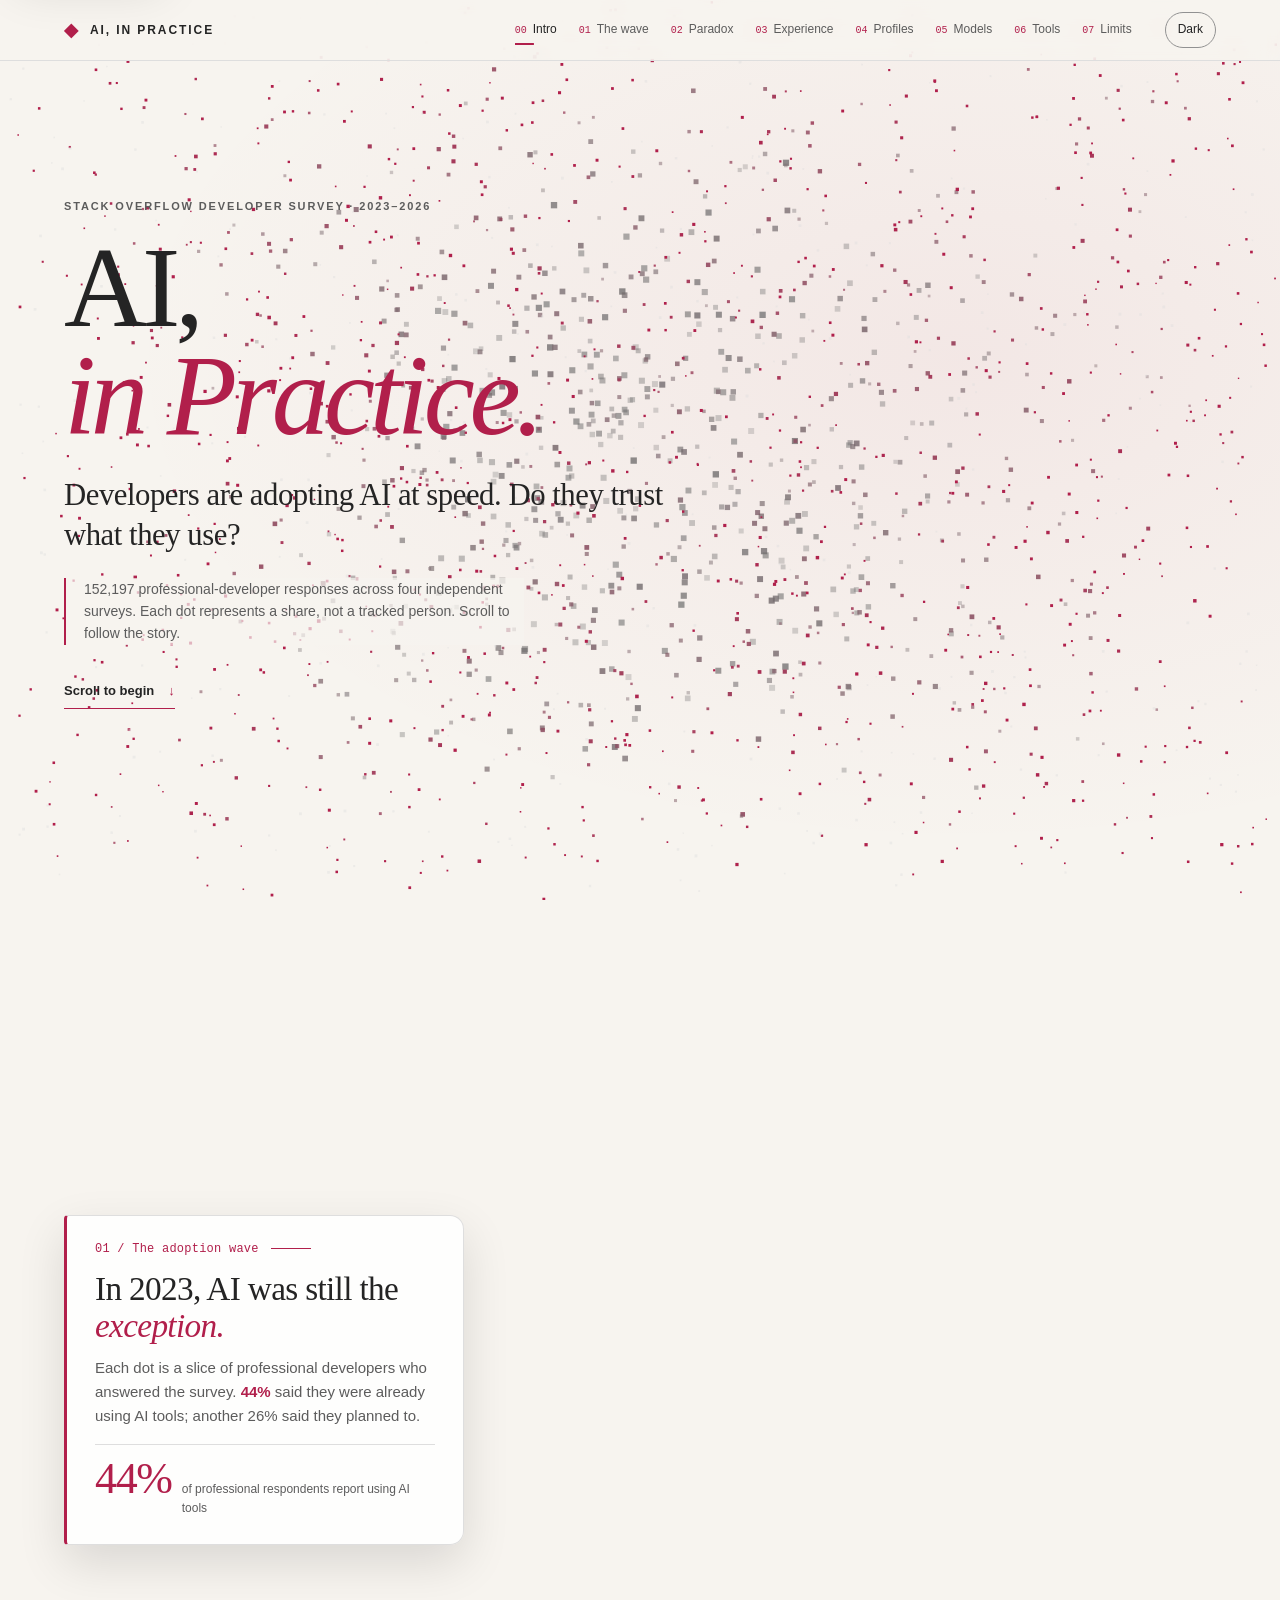
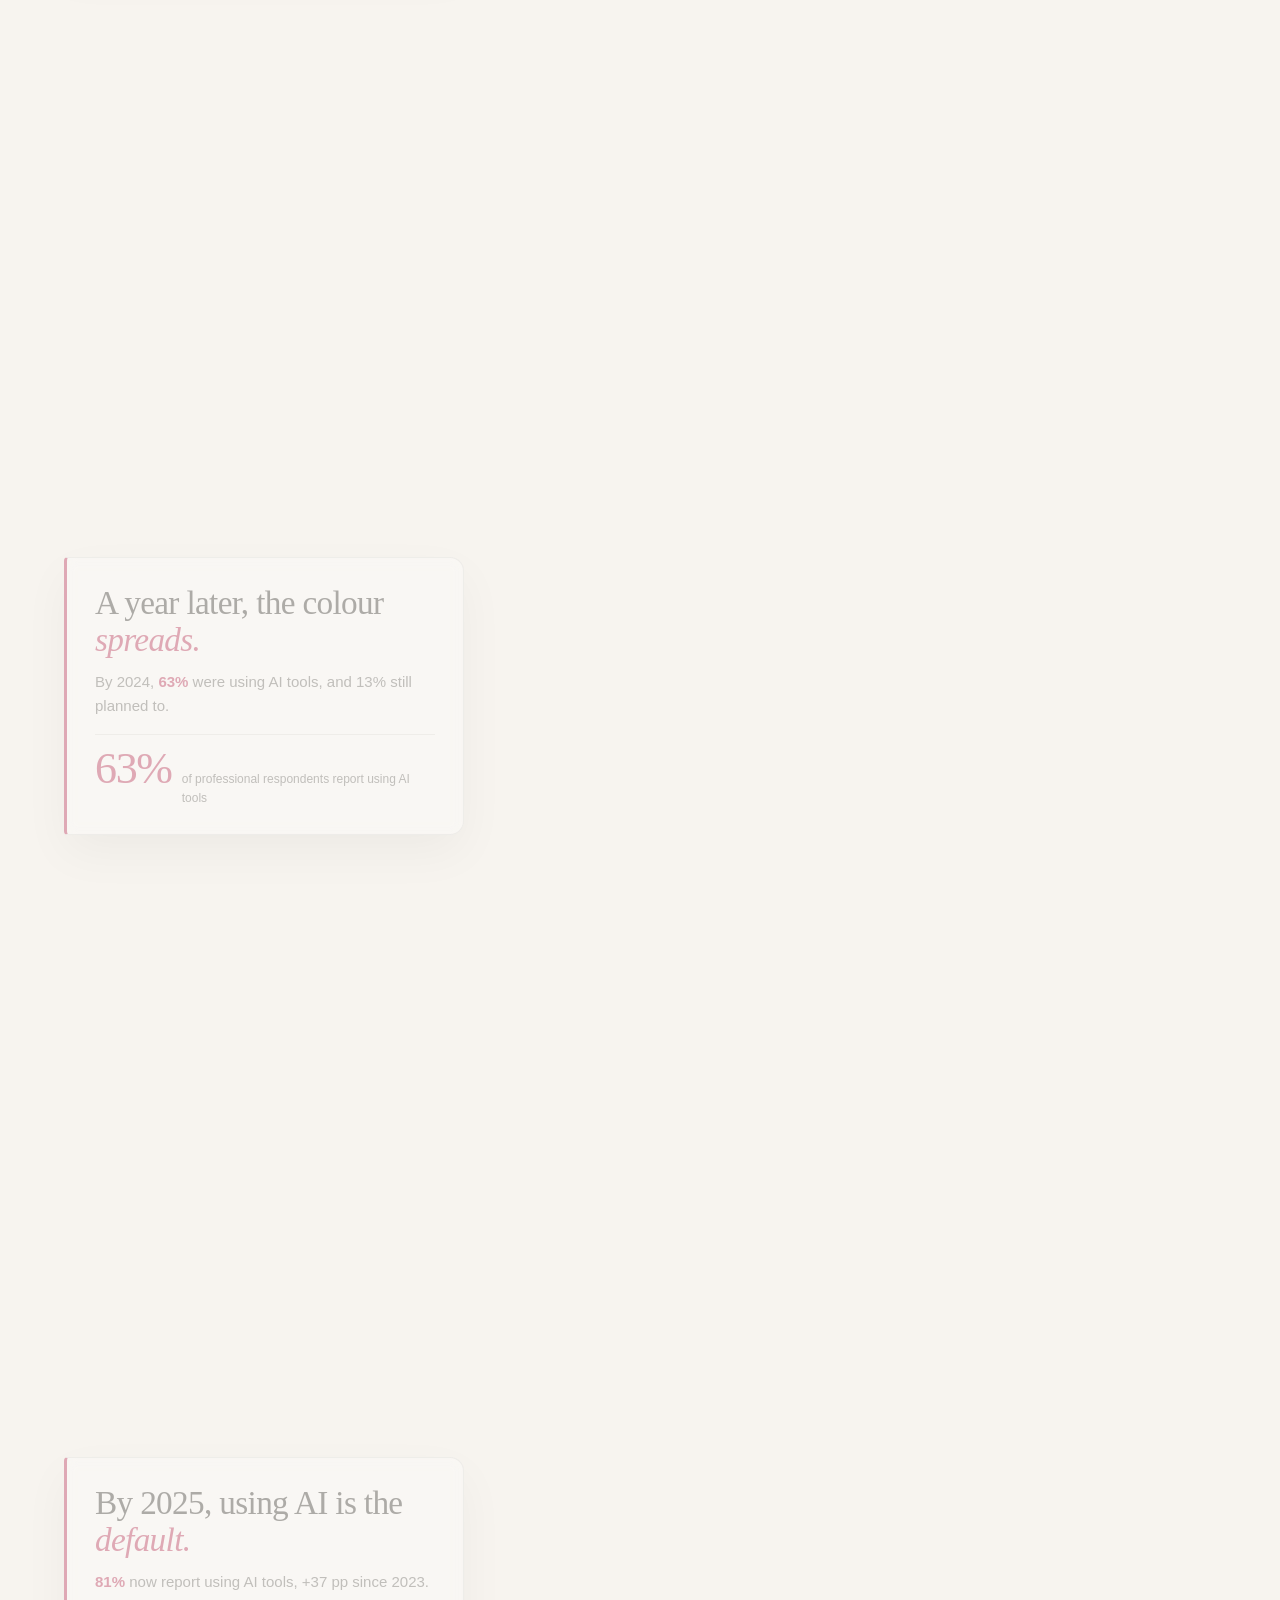
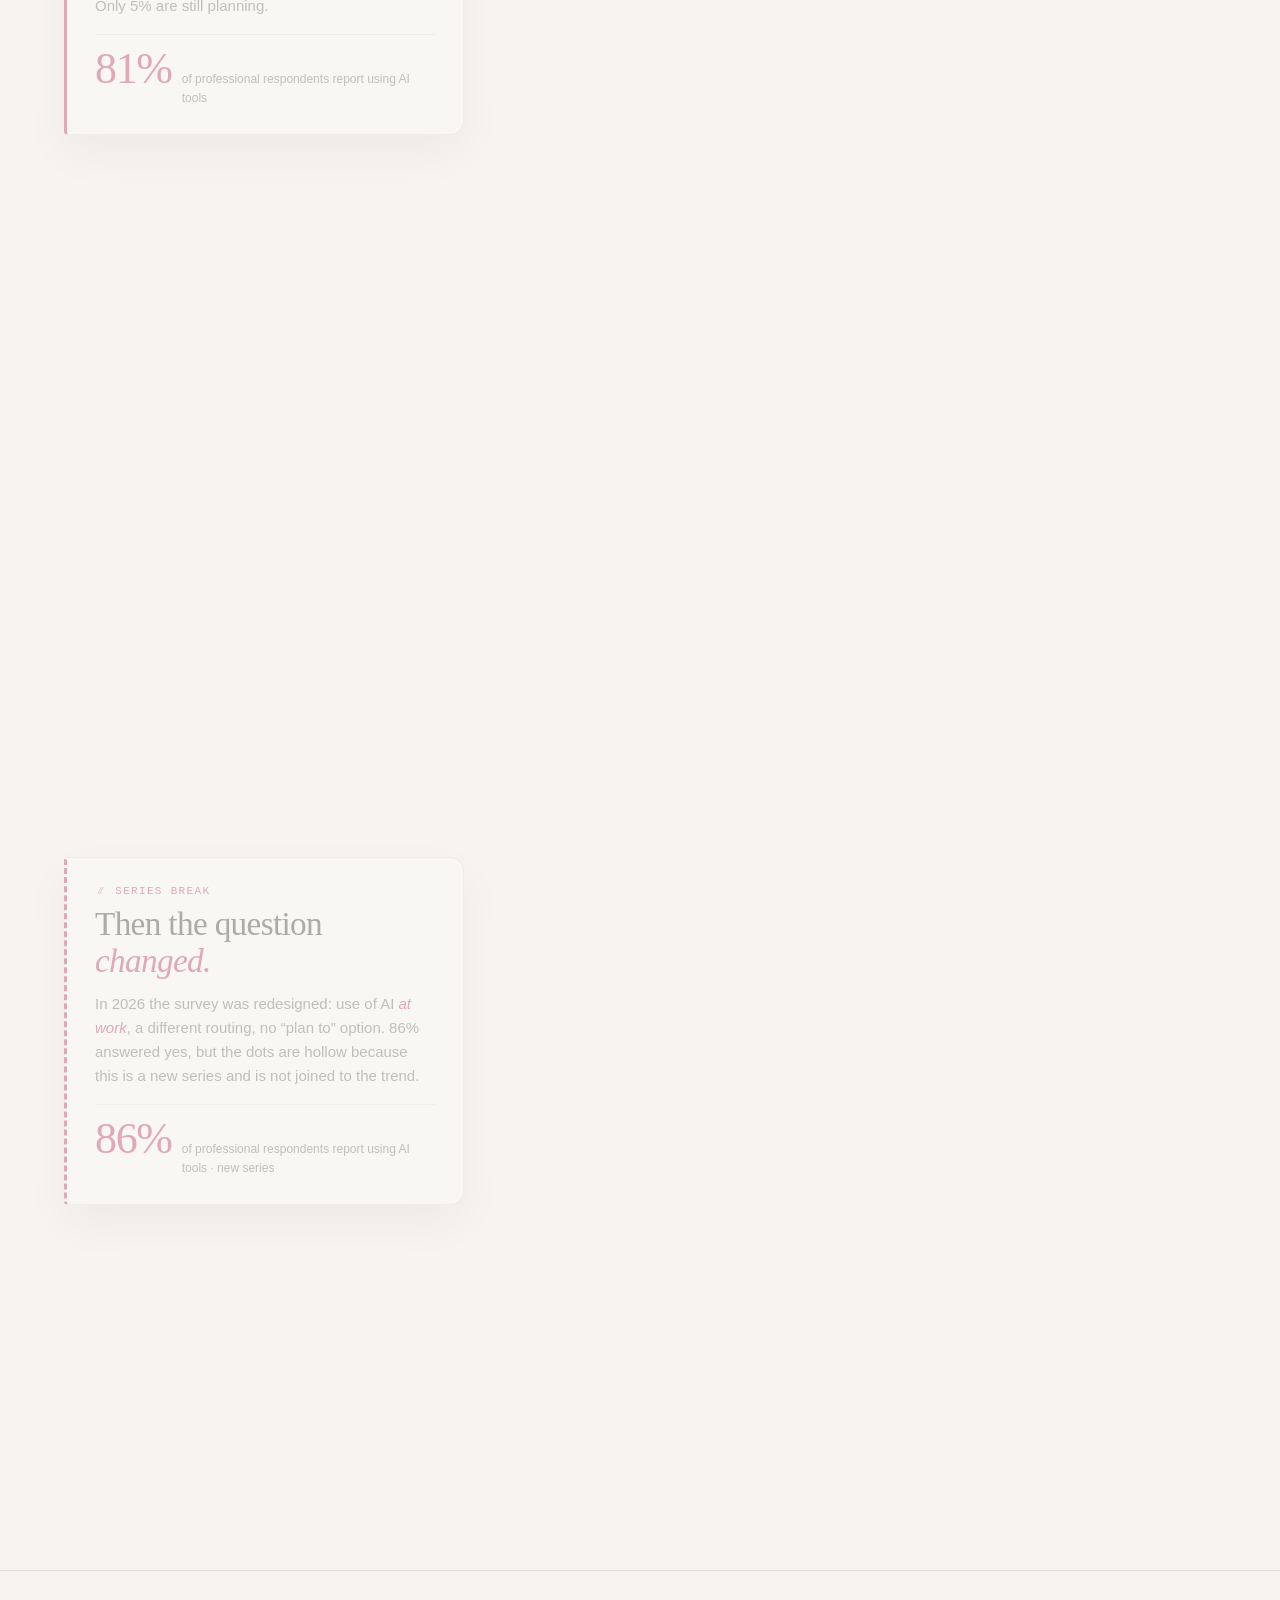
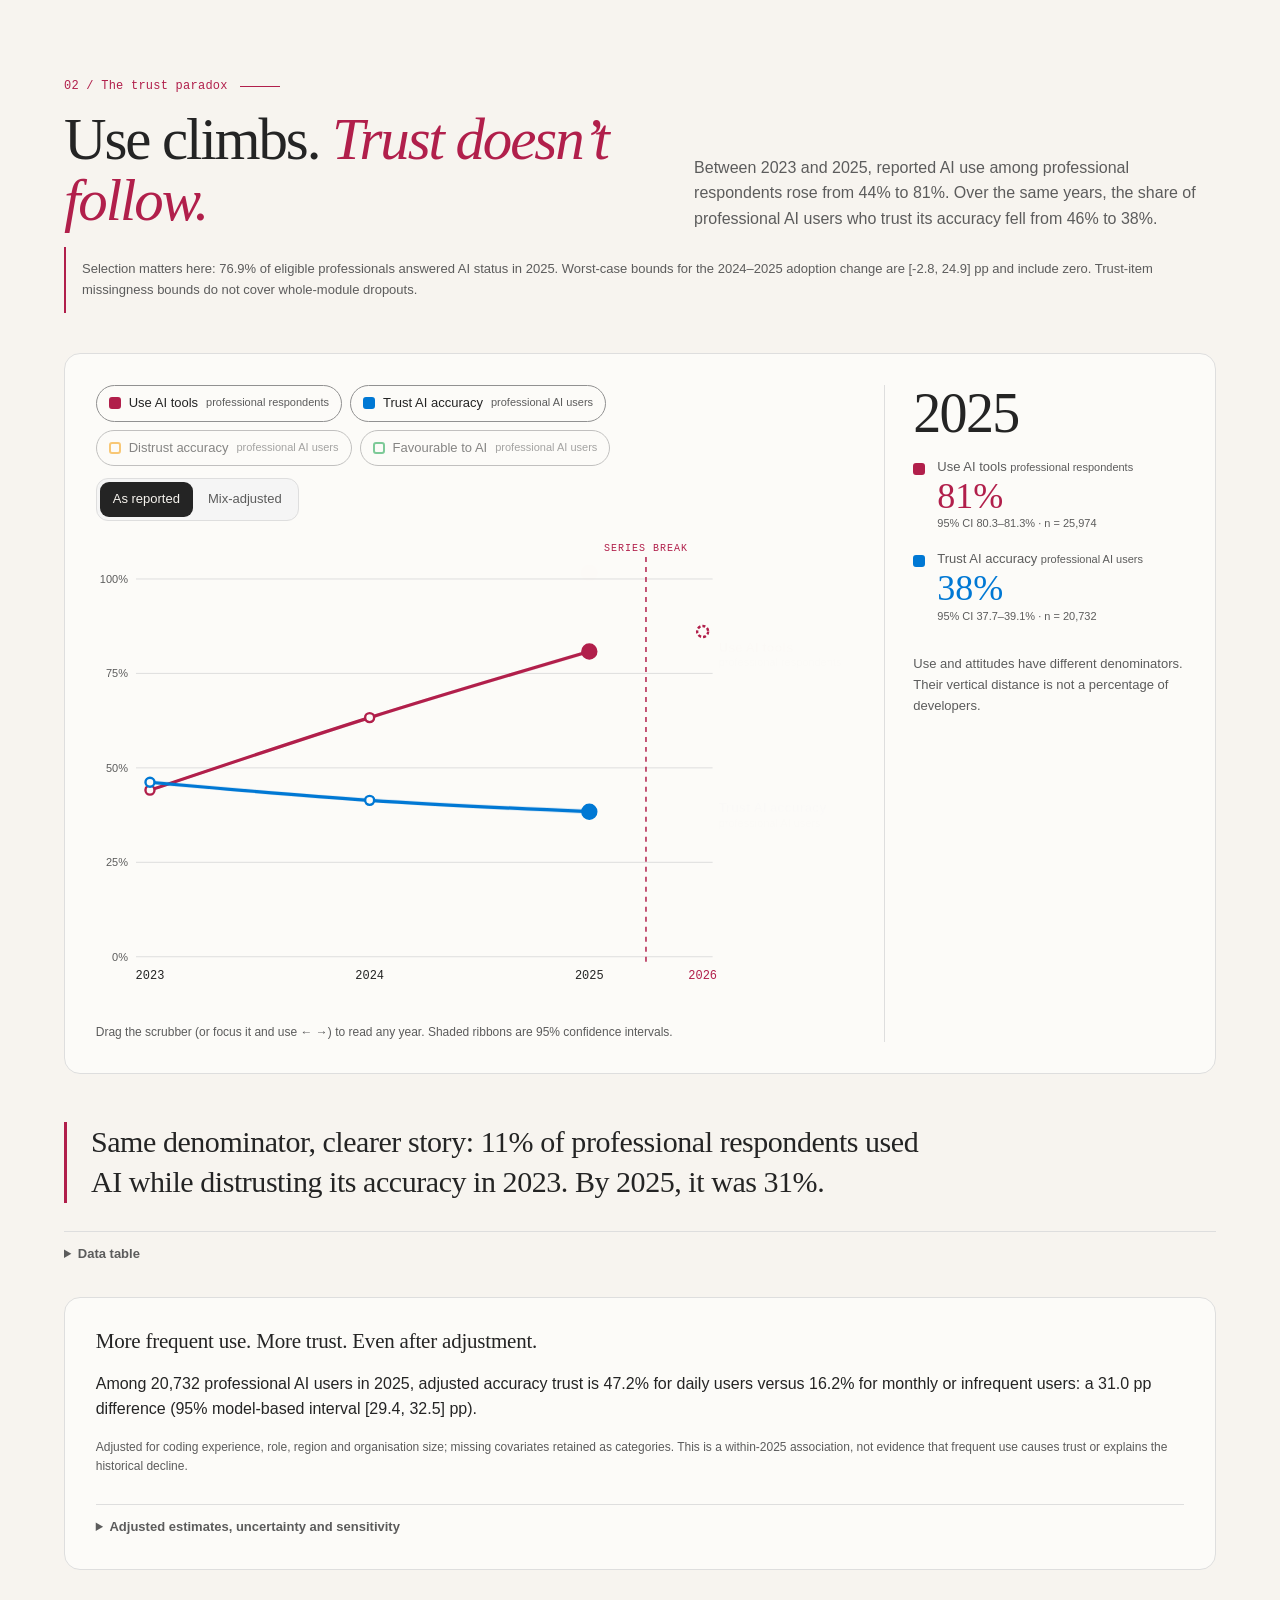
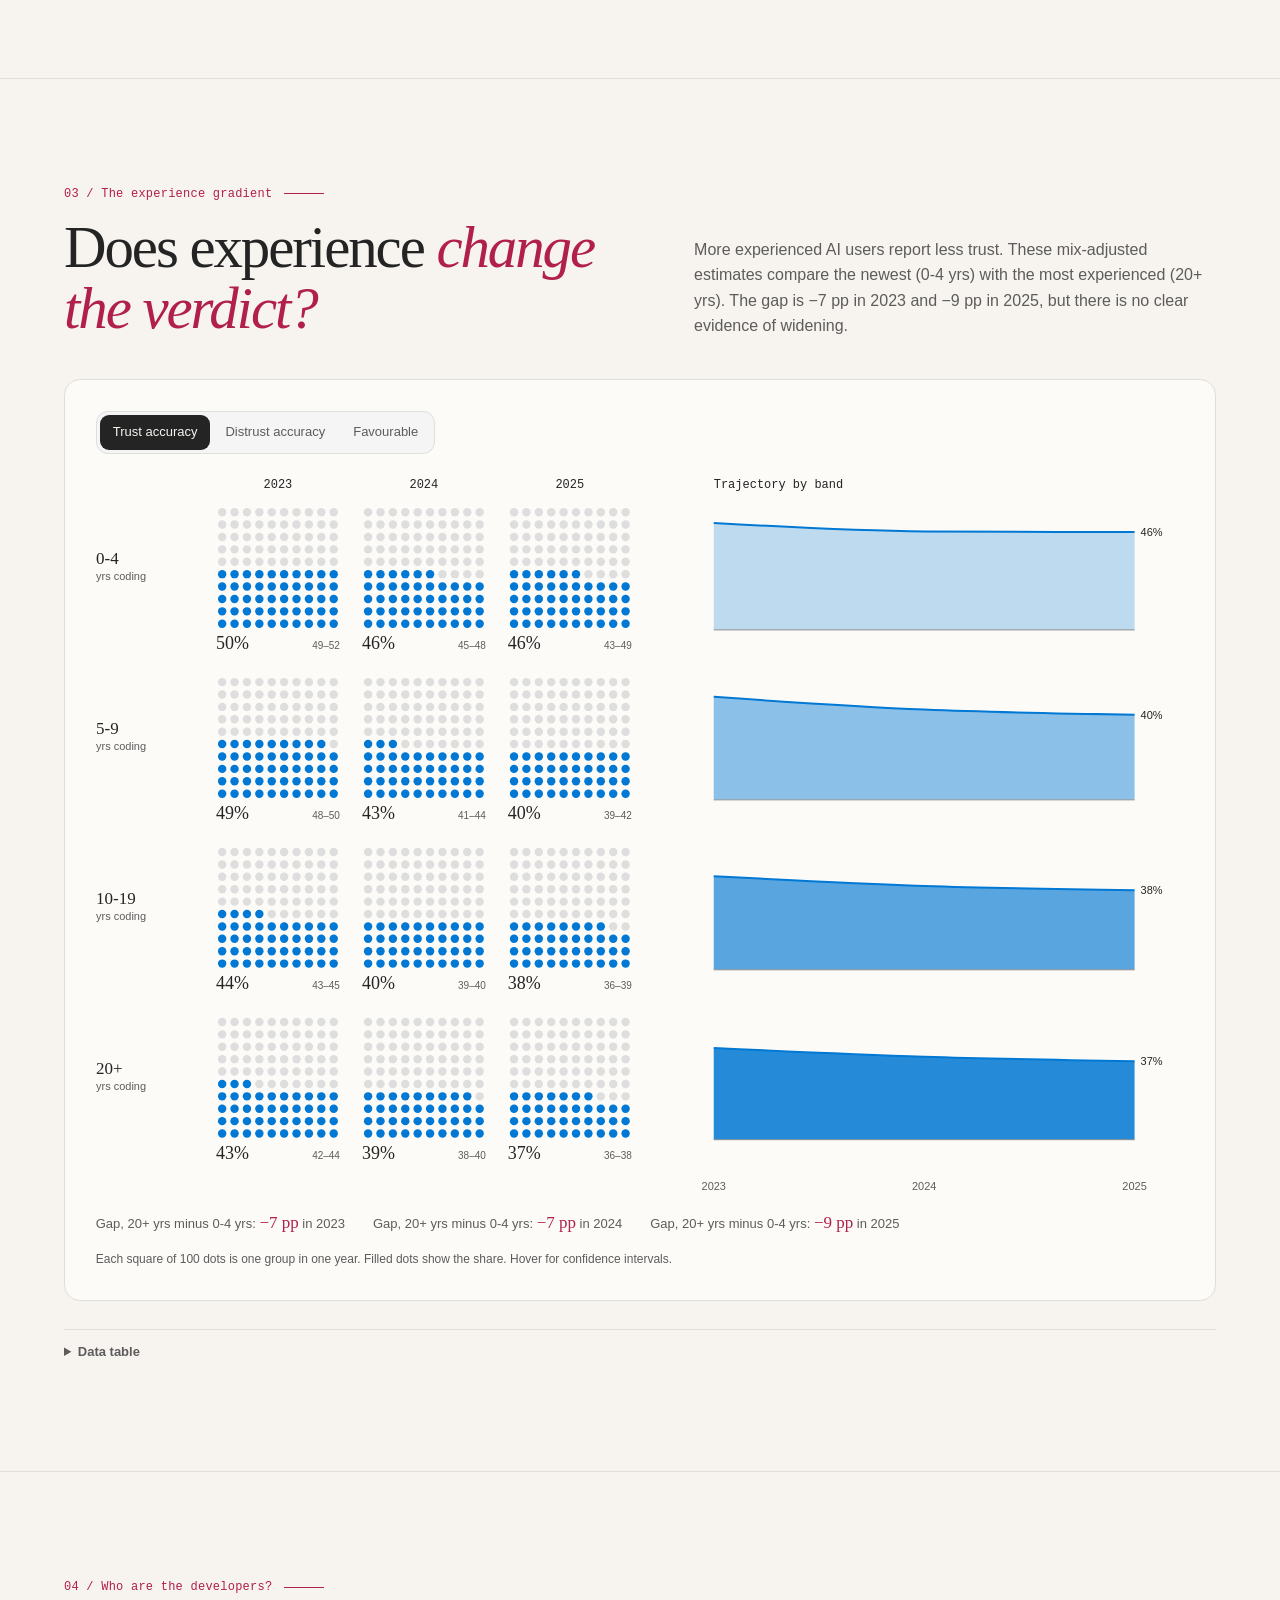
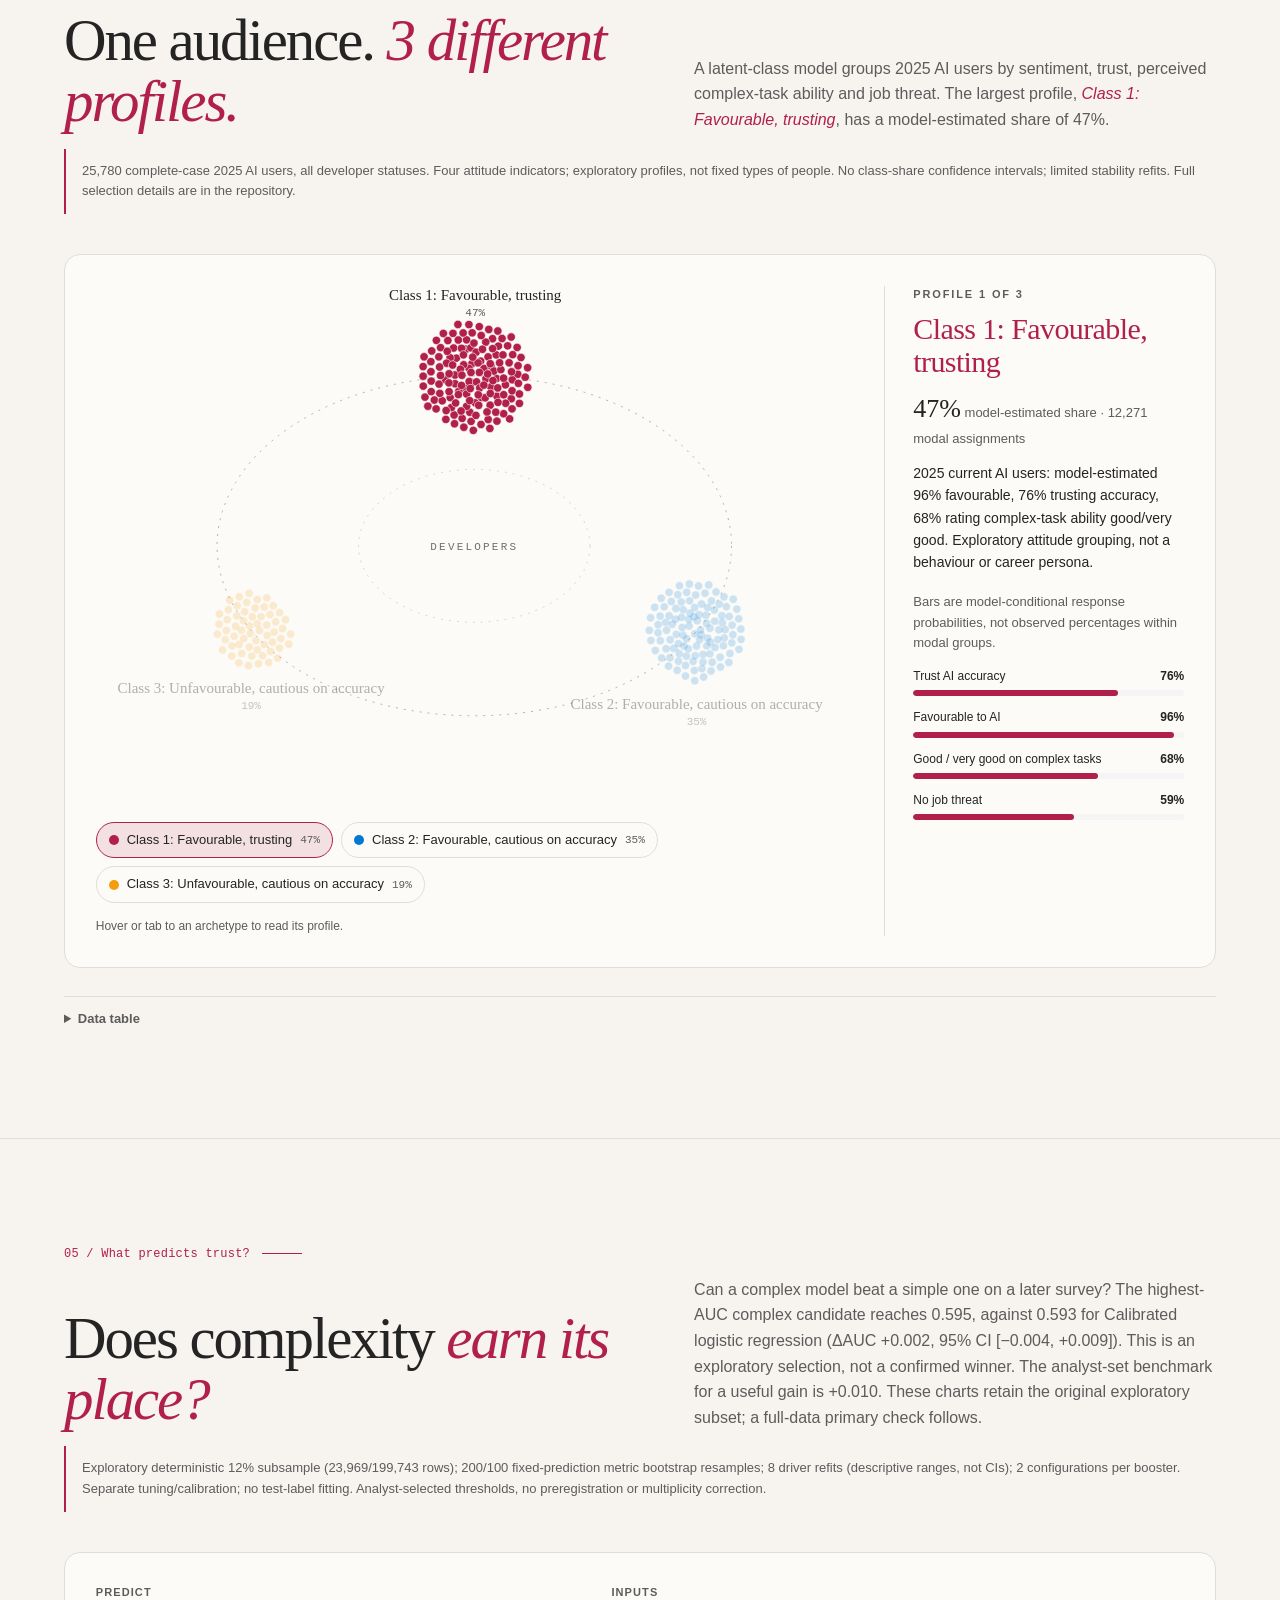
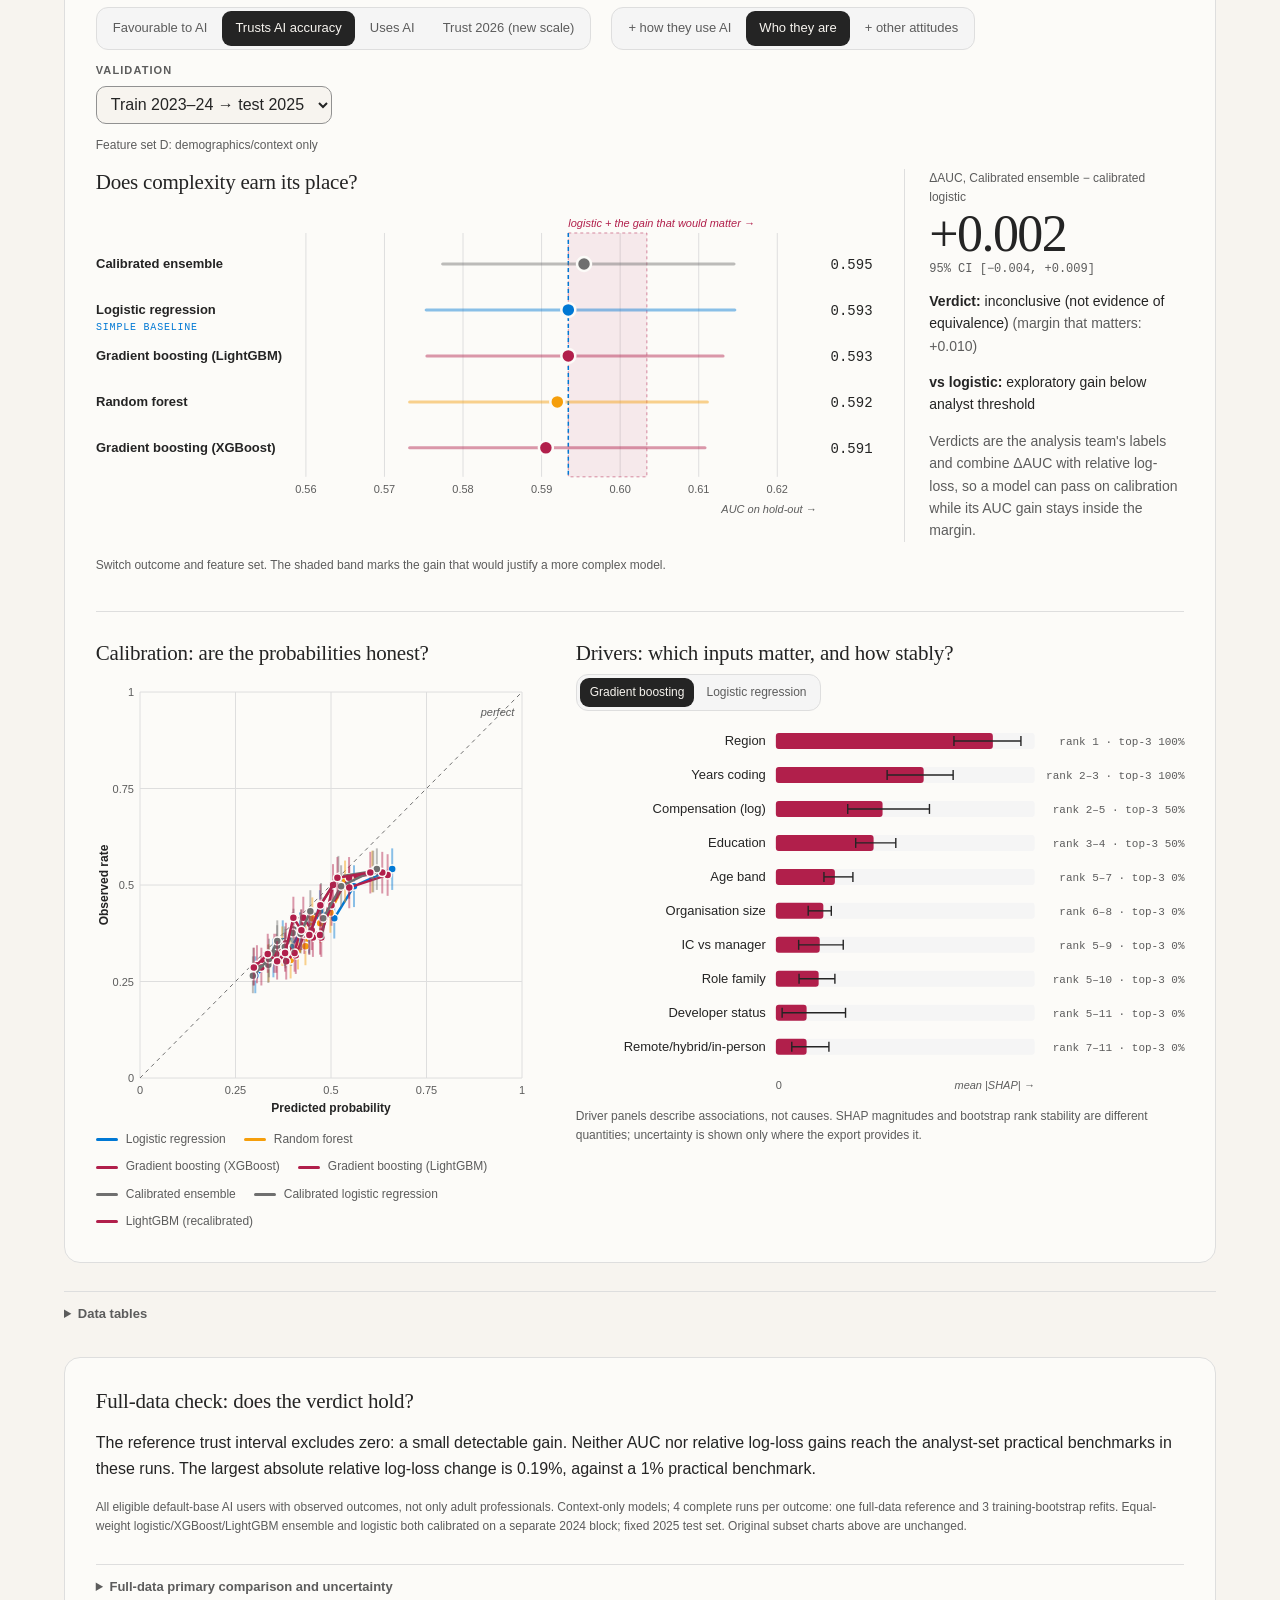
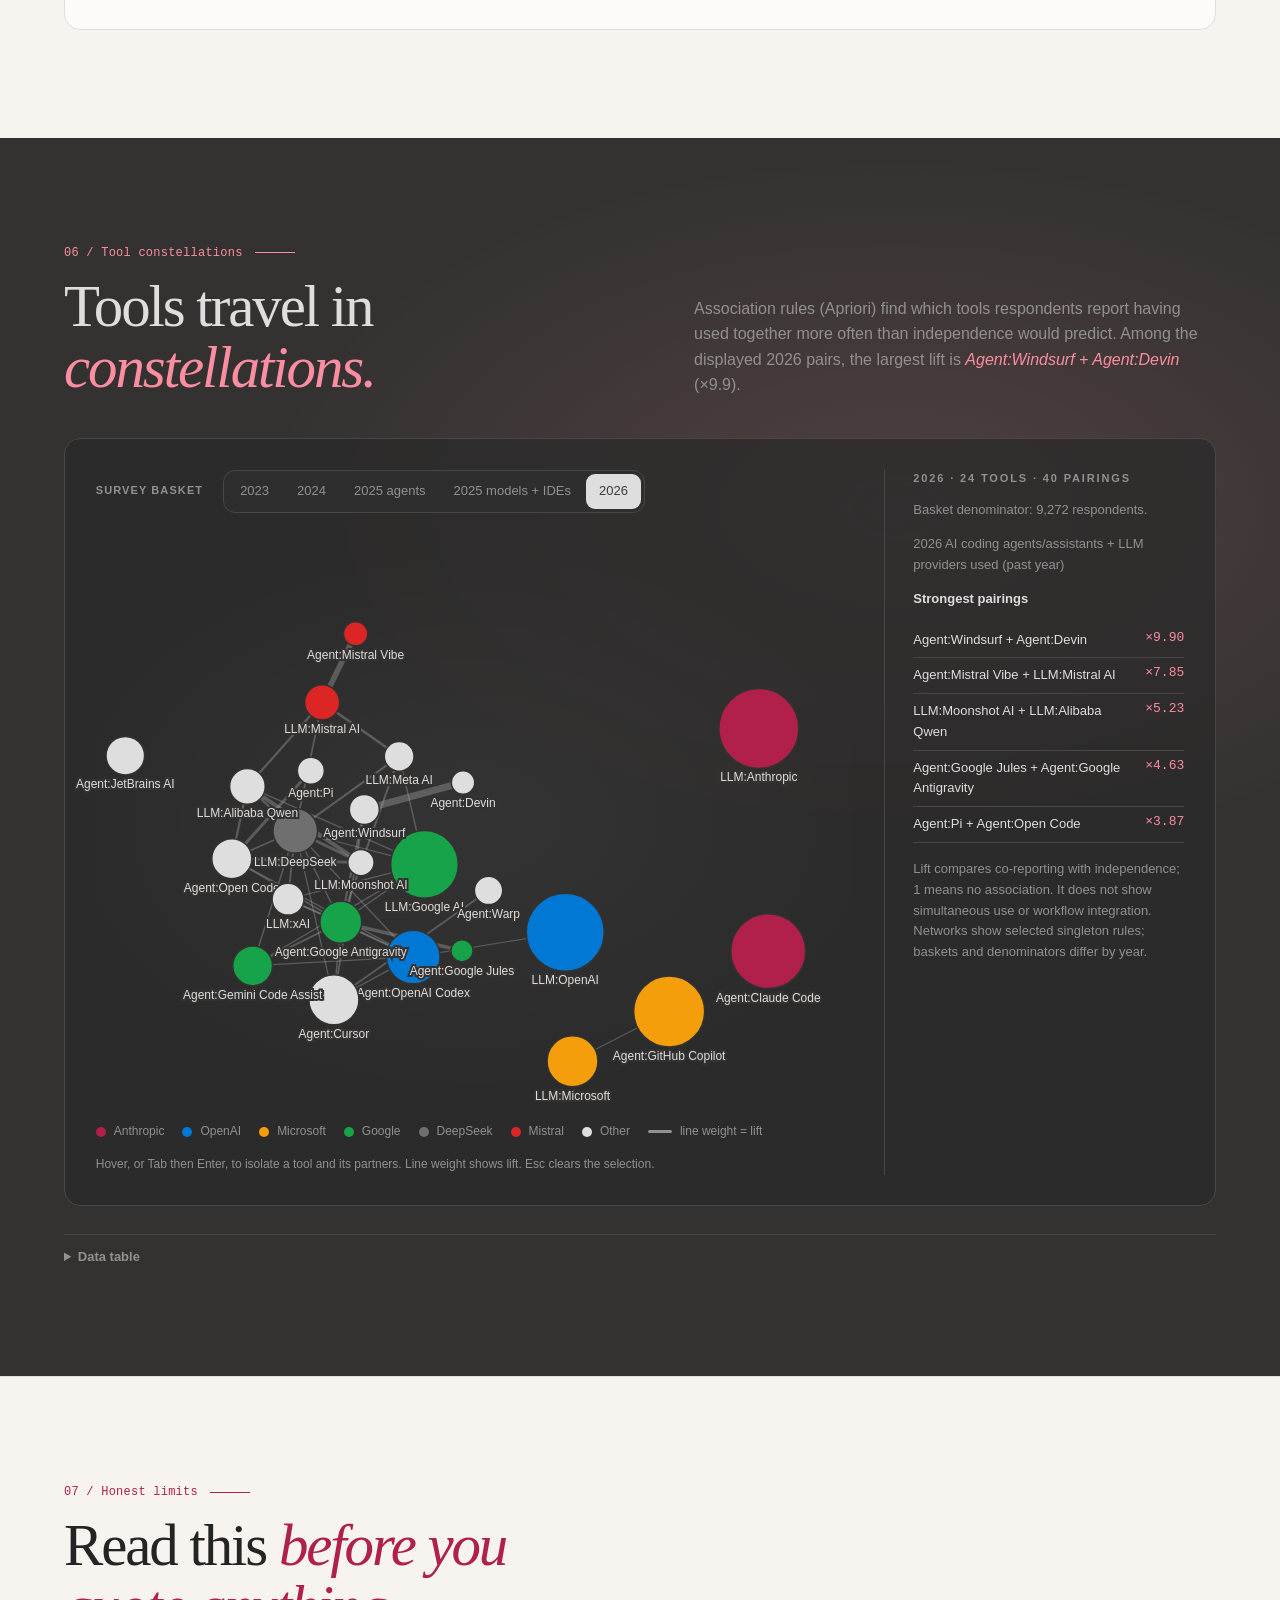
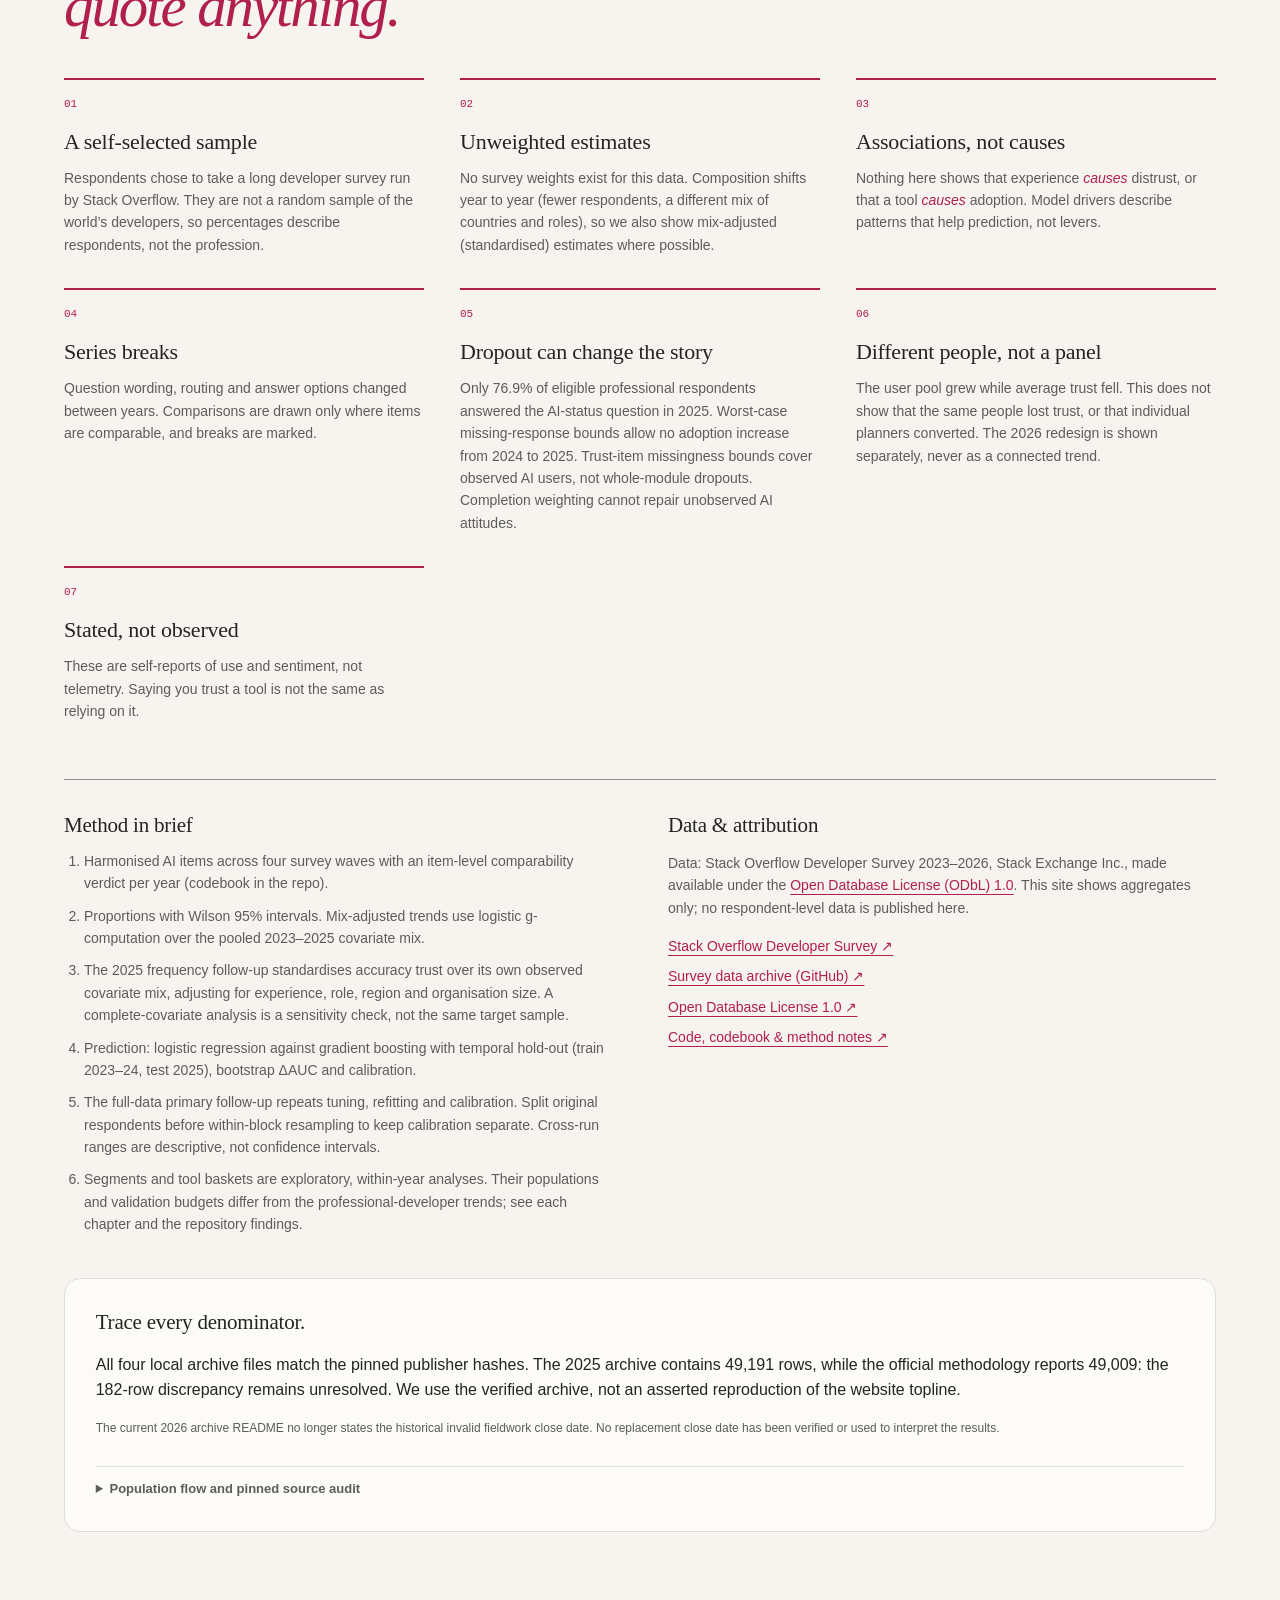
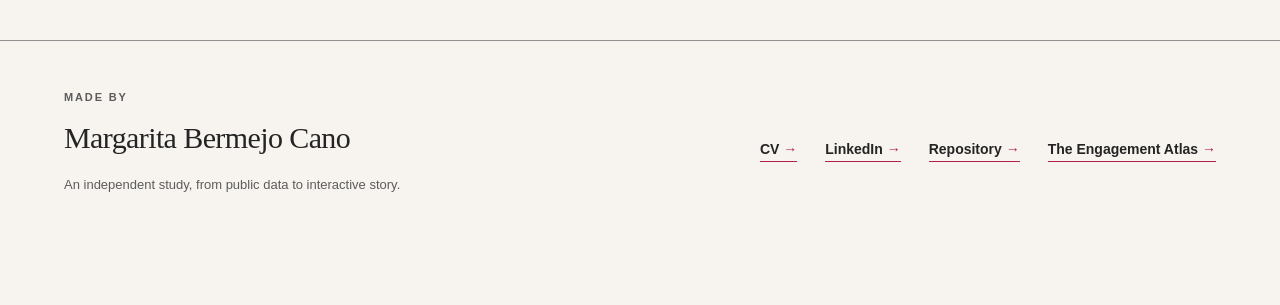
<file: index.html>
<!doctype html>
<html lang="en-GB">
<head>
  <meta charset="utf-8">
  <meta name="viewport" content="width=device-width, initial-scale=1">
  <title>AI, in Practice · How developers adopt, trust and feel about AI</title>
  <meta name="description" content="An interactive, scroll-driven data story about how developers adopt, trust and feel about AI, based on the public Stack Overflow Developer Survey 2023–2026.">
  <meta name="color-scheme" content="light dark">
  <meta name="referrer" content="no-referrer">
  <meta property="og:title" content="AI, in Practice">
  <meta property="og:description" content="Developers are adopting AI at speed. Do they trust what they use?">
  <link rel="icon" href="data:image/svg+xml,%3Csvg xmlns='http://www.w3.org/2000/svg' viewBox='0 0 16 16'%3E%3Crect x='3' y='3' width='10' height='10' transform='rotate(45 8 8)' fill='%23b11f4b'/%3E%3C/svg%3E">
  <script>
    (() => {
      const param = new URLSearchParams(window.location.search).get("scoutTheme");
      const theme =
        param || (window.matchMedia("(prefers-color-scheme: dark)").matches ? "dark" : "light");
      document.documentElement.setAttribute("data-theme", theme);
    })();
    (function () {
      var params = new URLSearchParams(location.search);
      var q = params.get("scoutTheme") || params.get("theme"), s = null;
      try { s = localStorage.getItem("atlas-theme"); } catch (e) {}
      var t = q || s || (window.matchMedia && matchMedia("(prefers-color-scheme: dark)").matches ? "dark" : "light");
      document.documentElement.setAttribute("data-theme", t);
      document.documentElement.classList.add("js");
    })();
  </script>
  <link rel="stylesheet" href="css/atlas.css">
</head>
<body>
  <a class="skip" href="#main">Skip to the story</a>

  <header class="masthead">
    <div class="masthead-inner">
      <a class="brand" href="#ch0"><span class="brand-symbol" aria-hidden="true">◆</span>AI, IN PRACTICE</a>
      <nav class="chapter-nav" aria-label="Chapters">
        <ol>
          <li><a href="#ch0"><span class="nav-n">00</span><span class="nav-label">Intro</span></a></li>
          <li><a href="#ch1"><span class="nav-n">01</span><span class="nav-label">The wave</span></a></li>
          <li><a href="#ch2"><span class="nav-n">02</span><span class="nav-label">Paradox</span></a></li>
          <li><a href="#ch3"><span class="nav-n">03</span><span class="nav-label">Experience</span></a></li>
          <li><a href="#ch4"><span class="nav-n">04</span><span class="nav-label">Profiles</span></a></li>
          <li><a href="#ch5"><span class="nav-n">05</span><span class="nav-label">Models</span></a></li>
          <li><a href="#ch6"><span class="nav-n">06</span><span class="nav-label">Tools</span></a></li>
          <li><a href="#ch7"><span class="nav-n">07</span><span class="nav-label">Limits</span></a></li>
        </ol>
      </nav>
      <span class="nav-current" id="nav-current" aria-hidden="true">00 · Intro</span>
      <button type="button" class="theme-button" id="theme-toggle" aria-pressed="false" aria-label="Toggle dark mode"><span>Dark</span></button>
    </div>
    <div class="progress" aria-hidden="true"><div class="progress-bar" id="progress-bar"></div></div>
  </header>

  <div class="fixture-badge" id="fixture-badge" role="status" hidden>
    <span class="fb-icon" aria-hidden="true">◇</span><span class="fb-text">Illustrative data</span><span class="fb-detail"></span>
  </div>

  <main id="main">
    <!-- ============ 00 + 01 · hero and the adoption wave (scrollytelling) ============ -->
    <section class="scrolly" id="scrolly" aria-label="Introduction and the adoption wave">
      <div class="stage" id="stage" data-panel="adoption">
        <canvas id="field" role="img" aria-label="Animated field of dots representing developers."></canvas>
        <div class="stage-overlay" aria-hidden="false">
          <div class="stage-legend" id="stage-legend" aria-live="polite"></div>
          <div class="grid-frame" aria-hidden="true"><span class="grid-frame-label" data-copy="ch1.legend.newSeries"></span></div>
        </div>
        <div class="year-ticker" id="year-ticker" role="group" aria-label="Jump to year"></div>
        <div class="stage-panel" id="panel-adoption"></div>
      </div>

      <div class="steps">
        <article class="step step-hero" id="ch0">
          <div class="hero-card">
            <p class="eyebrow" data-copy="hero.kicker"></p>
            <h1 class="hero-title" data-copy="hero.title">AI, <em>in Practice.</em></h1>
            <p class="standfirst" data-copy="hero.promise"></p>
            <p class="hero-note" data-copy="hero.note"></p>
            <a class="scroll-cue" href="#ch1"><span data-copy="hero.cue">Scroll to begin</span><span class="cue-arrow" aria-hidden="true">↓</span></a>
          </div>
        </article>
        <article class="step" id="ch1" data-year="2023">
          <div class="step-card">
            <p class="chapter-label" data-copy="ch1.label"></p>
            <h2 class="step-title"></h2>
            <p class="step-body"></p>
            <p class="step-stat"></p>
          </div>
        </article>
        <article class="step" id="ch1-2024" data-year="2024">
          <div class="step-card"><h2 class="step-title"></h2><p class="step-body"></p><p class="step-stat"></p></div>
        </article>
        <article class="step" id="ch1-2025" data-year="2025">
          <div class="step-card"><h2 class="step-title"></h2><p class="step-body"></p><p class="step-stat"></p></div>
        </article>
        <article class="step step-break" id="ch1-2026" data-year="2026">
          <div class="step-card"><p class="break-flag">⫽ <span data-copy="ch1.breakLabel"></span></p><h2 class="step-title"></h2><p class="step-body"></p><p class="step-stat"></p></div>
        </article>
      </div>
      <div class="sr-only" id="adoption-table"></div>
    </section>

    <!-- ============ 02 · the trust paradox ============ -->
    <section class="chapter" id="ch2" aria-labelledby="ch2-title">
      <div class="wrap">
        <header class="chapter-head reveal-up">
          <p class="chapter-label" data-copy="ch2.label"></p>
          <h2 id="ch2-title" class="chapter-title" data-copy="ch2.title"></h2>
          <p class="dek" data-copy="ch2.dek"></p>
          <p class="analysis-note" data-copy="followup.population"></p>
        </header>
        <div class="panel panel-split reveal-up" id="panel-trust">
          <div class="panel-main">
            <div class="controls">
              <div class="chips" id="trust-series"></div>
              <div class="segmented" id="trust-mode"></div>
            </div>
            <div class="chart-host" id="trust-chart"></div>
            <p class="chart-caption" data-copy="ch2.howto"></p>
          </div>
          <aside class="readout" id="trust-readout" aria-live="polite"></aside>
        </div>
        <p class="pull reveal-up" data-copy="ch2.callout"></p>
        <details class="data-details"><summary>Data table</summary><div id="trust-table"></div></details>
        <div class="panel followup-panel reveal-up" id="panel-frequency">
          <h3 class="panel-h" data-copy="followup.frequencyTitle"></h3>
          <p data-copy="followup.frequency"></p>
          <p class="chart-caption" data-copy="followup.frequencyNote"></p>
          <details class="data-details">
            <summary>Adjusted estimates, uncertainty and sensitivity</summary>
            <div id="frequency-table"></div>
            <p data-copy="followup.frequencySensitivity"></p>
            <p class="chart-caption" data-copy="followup.frequencyUncertainty"></p>
          </details>
        </div>
      </div>
    </section>

    <!-- ============ 03 · the experience gradient ============ -->
    <section class="chapter" id="ch3" aria-labelledby="ch3-title">
      <div class="wrap">
        <header class="chapter-head reveal-up">
          <p class="chapter-label" data-copy="ch3.label"></p>
          <h2 id="ch3-title" class="chapter-title" data-copy="ch3.title"></h2>
          <p class="dek" data-copy="ch3.dek"></p>
        </header>
        <div class="panel reveal-up" id="panel-exp">
          <div class="controls"><div class="segmented" id="exp-outcome"></div></div>
          <div class="chart-host" id="exp-chart"></div>
          <p class="gap-note" id="exp-note"></p>
          <p class="chart-caption" data-copy="ch3.howto"></p>
        </div>
        <details class="data-details"><summary>Data table</summary><div id="exp-table"></div></details>
      </div>
    </section>

    <!-- ============ 04 · archetypes ============ -->
    <section class="chapter chapter-dark" id="ch4" aria-labelledby="ch4-title">
      <div class="wrap">
        <header class="chapter-head reveal-up">
          <p class="chapter-label" data-copy="ch4.label"></p>
          <h2 id="ch4-title" class="chapter-title" data-copy="ch4.title"></h2>
          <p class="dek" data-copy="ch4.dek"></p>
          <p class="analysis-note" id="segments-scope"></p>
          <p class="provisional" id="seg-provisional" hidden><span aria-hidden="true">◌</span> <span data-copy="ch4.provisional"></span></p>
        </header>
        <div class="panel panel-split reveal-up" id="panel-seg">
          <div class="panel-main">
            <div class="chart-host" id="seg-chart"></div>
            <div class="seg-list" id="seg-list" role="group" aria-label="Developer profiles"></div>
            <p class="chart-caption" data-copy="ch4.howto"></p>
          </div>
          <aside class="profile" id="seg-profile" aria-live="polite"></aside>
        </div>
        <details class="data-details"><summary>Data table</summary><div id="seg-table"></div></details>
      </div>
    </section>

    <!-- ============ 05 · what predicts trust ============ -->
    <section class="chapter" id="ch5" aria-labelledby="ch5-title">
      <div class="wrap">
        <header class="chapter-head reveal-up">
          <p class="chapter-label" data-copy="ch5.label"></p>
          <h2 id="ch5-title" class="chapter-title" data-copy="ch5.title"></h2>
          <p class="dek" data-copy="ch5.dek"></p>
          <p class="analysis-note" id="modelling-scope"></p>
        </header>
        <div class="panel reveal-up" id="panel-models">
          <div class="controls">
            <div class="field"><span class="field-label">Predict</span><div class="segmented" id="model-outcome"></div></div>
            <div class="field"><span class="field-label">Inputs</span><div class="segmented" id="model-fs"></div></div>
            <div class="field" hidden><label class="field-label" for="model-scheme">Validation</label><select id="model-scheme"></select></div>
          </div>
          <p class="fs-note muted" id="model-fs-note"></p>
          <div class="duel-grid">
            <div><h3 class="panel-h">Does complexity earn its place?</h3><div class="chart-host" id="model-duel"></div></div>
            <div class="verdict" id="model-verdict" aria-live="polite"></div>
          </div>
          <p class="chart-caption" data-copy="ch5.howto"></p>
          <div class="model-grid">
            <div class="calib-wrap">
              <h3 class="panel-h" data-copy="ch5.calibTitle"></h3>
              <div class="chart-host calib-host" id="model-calib"></div>
              <div class="legend" id="calib-legend"></div>
            </div>
            <div>
              <div class="shap-head"><h3 class="panel-h" data-copy="ch5.shapTitle"></h3><div class="segmented small" id="shap-model"></div></div>
              <div class="chart-host" id="model-shap"></div>
              <p class="chart-caption" data-copy="ch5.shapNote"></p>
            </div>
          </div>
        </div>
        <details class="data-details"><summary>Data tables</summary><div id="model-table"></div><div id="shap-table"></div></details>
        <div class="panel followup-panel reveal-up" id="panel-stability">
          <h3 class="panel-h" data-copy="followup.stabilityTitle"></h3>
          <p data-copy="followup.stability"></p>
          <p class="chart-caption" data-copy="followup.stabilityNote"></p>
          <details class="data-details">
            <summary>Full-data primary comparison and uncertainty</summary>
            <div id="stability-table"></div>
            <p class="chart-caption" data-copy="followup.stabilityUncertainty"></p>
          </details>
        </div>
      </div>
    </section>

    <!-- ============ 06 · tool constellations ============ -->
    <section class="chapter chapter-night" id="ch6" aria-labelledby="ch6-title">
      <div class="wrap">
        <header class="chapter-head reveal-up">
          <p class="chapter-label" data-copy="ch6.label"></p>
          <h2 id="ch6-title" class="chapter-title" data-copy="ch6.title"></h2>
          <p class="dek" data-copy="ch6.dek"></p>
        </header>
        <div class="panel panel-split reveal-up" id="panel-net">
          <div class="panel-main">
            <div class="controls"><span class="field-label">Survey basket</span><div class="segmented" id="net-basket"></div></div>
            <div class="chart-host net-host" id="net-chart"></div>
            <div class="legend" id="net-legend"></div>
            <p class="chart-caption" data-copy="ch6.howto"></p>
          </div>
          <aside class="profile" id="net-info" aria-live="polite"></aside>
        </div>
        <details class="data-details"><summary>Data table</summary><div id="net-table"></div></details>
      </div>
    </section>

    <!-- ============ 07 · honest limits ============ -->
    <section class="chapter" id="ch7" aria-labelledby="ch7-title">
      <div class="wrap">
        <header class="chapter-head reveal-up">
          <p class="chapter-label" data-copy="ch7.label"></p>
          <h2 id="ch7-title" class="chapter-title" data-copy="ch7.title"></h2>
        </header>
        <div class="caveats" id="caveats"></div>
        <div class="method-grid reveal-up">
          <div>
            <h3 class="panel-h" data-copy="ch7.methodTitle"></h3>
            <ol class="method-list" id="method-list"></ol>
          </div>
          <div>
            <h3 class="panel-h" data-copy="ch7.sourcesTitle"></h3>
            <p class="attribution" data-copy="ch7.attribution"></p>
            <ul class="source-links">
              <li><a data-link="survey" href="https://survey.stackoverflow.co/">Stack Overflow Developer Survey ↗</a></li>
              <li><a data-link="surveyArchive" href="https://github.com/StackExchange/Survey">Survey data archive (GitHub) ↗</a></li>
              <li><a data-link="odbl" href="https://opendatacommons.org/licenses/odbl/1-0/">Open Database License 1.0 ↗</a></li>
              <li><a data-link="repo" href="https://github.com/mberca-lab/ai-adoption-atlas">Code, codebook &amp; method notes ↗</a></li>
            </ul>
          </div>
        </div>
        <div class="panel followup-panel reveal-up" id="panel-source-audit">
          <h3 class="panel-h" data-copy="followup.sourceTitle"></h3>
          <p data-copy="followup.source"></p>
          <p class="chart-caption" data-copy="followup.dateNote"></p>
          <details class="data-details">
            <summary>Population flow and pinned source audit</summary>
            <div id="population-table"></div>
            <p class="chart-caption" data-copy="followup.sourceNote"></p>
            <div id="source-table"></div>
            <p class="chart-caption">Publisher archive commit: <a id="source-pin"></a>.
              Full hashes and aggregate evidence are included in the <a href="data/trust_trends.json">data export</a>.</p>
          </details>
        </div>
      </div>
    </section>
  </main>

  <footer class="footer">
    <div class="wrap footer-inner">
      <div>
        <p class="eyebrow">Made by</p>
        <p class="footer-name" data-copy="meta.author">Margarita Bermejo Cano</p>
        <p class="muted small" data-copy="ch7.builtBy"></p>
      </div>
      <ul class="footer-links">
        <li><a data-link="cv" href="https://mberca-lab.github.io/cv-margarita/">CV <span aria-hidden="true">→</span></a></li>
        <li><a data-link="linkedin" href="https://www.linkedin.com/in/margaritabermejocano/">LinkedIn <span aria-hidden="true">→</span></a></li>
        <li><a data-link="repo" href="https://github.com/mberca-lab/ai-adoption-atlas">Repository <span aria-hidden="true">→</span></a></li>
        <li><a data-link="sibling" href="https://mberca-lab.github.io/engagement-atlas/">The Engagement Atlas <span aria-hidden="true">→</span></a></li>
      </ul>
    </div>
  </footer>

  <div class="tooltip" id="tooltip" role="tooltip" hidden></div>
  <noscript><p class="noscript">This story needs JavaScript for its charts. Read the <a href="https://github.com/mberca-lab/ai-adoption-atlas">data tables and method notes in the repository</a>.</p></noscript>

  <script src="vendor/d3.v7.min.js"></script>
  <script src="js/story.js"></script>
  <script src="js/util.js"></script>
  <script src="js/data.js"></script>
  <script src="js/particles.js"></script>
  <script src="js/charts/trust.js"></script>
  <script src="js/charts/experience.js"></script>
  <script src="js/charts/segments.js"></script>
  <script src="js/charts/models.js"></script>
  <script src="js/charts/network.js"></script>
  <script src="js/main.js"></script>
</body>
</html>
</file>
<file: css/atlas.css>
/* =============================================================================
   AI Adoption Atlas — styles
   Family look shared with The Engagement Atlas: warm paper, berry accent,
   serif headlines, restrained editorial layout, full dark mode.
   ========================================================================== */
:root {
  color-scheme: light;
  --cp-bg: #f7f4ef;
  --cp-bg-elevated: #fcfbf8;
  --cp-surface: #ffffff;
  --cp-surface-soft: #f5f5f5;
  --cp-border: #dedede;
  --cp-border-strong: #919191;
  --cp-text: #242424;
  --cp-text-muted: #5c5c5c;
  --cp-text-soft: #6f6f6f;
  --cp-accent: #b11f4b;
  --cp-accent-hover: #9a1a41;
  --cp-accent-soft: rgba(177, 31, 75, 0.08);
  --cp-accent-fg: #ffffff;
  --cp-success: #16a34a;
  --cp-danger: #dc2626;
  --cp-warning: #f59e0b;
  --cp-link: #0078d4;
  --cp-shadow: 0 18px 48px rgba(0, 0, 0, 0.12);
  --cp-overlay: rgba(255, 255, 255, 0.8);
  --cp-panel: rgba(255, 255, 255, 0.86);
  --cp-panel-strong: rgba(255, 255, 255, 0.96);
  --cp-sheen: rgba(255, 255, 255, 0.55);
  --cp-highlight: rgba(177, 31, 75, 0.12);
  /* data palette — colour-blind-safe (distinct in hue AND lightness) */
  --c-use: var(--cp-accent);
  --c-plan: var(--cp-warning);
  --c-none: var(--cp-border);
  --c-dot: var(--cp-text-soft);
  --c-trust: var(--cp-link);
  --c-distrust: var(--cp-warning);
  --c-fav: var(--cp-success);
  --c-cat1: var(--cp-accent); --c-cat2: var(--cp-link); --c-cat3: var(--cp-warning); --c-cat4: var(--cp-success); --c-cat5: var(--cp-text-soft); --c-cat6: var(--cp-danger); --c-cat7: var(--cp-border-strong);
  --serif: Georgia, "Palatino Linotype", "Book Antiqua", Palatino, serif;
  --sans: "Segoe UI", Aptos, Calibri, -apple-system, BlinkMacSystemFont, "Helvetica Neue", sans-serif;
  --mono: Consolas, "Cascadia Mono", "Courier New", monospace;
  --mast-h: 60px;
  --pad: clamp(20px, 5vw, 64px);
}
html[data-theme="dark"], .chapter-night {
  color-scheme: dark;
  --cp-bg: #3d3b3a;
  --cp-bg-elevated: #343231;
  --cp-surface: #292929;
  --cp-surface-soft: #2e2e2e;
  --cp-border: #474747;
  --cp-border-strong: #5f5f5f;
  --cp-text: #dedede;
  --cp-text-muted: #919191;
  --cp-text-soft: #b0b0b0;
  --cp-accent: #fd8ea1;
  --cp-accent-hover: #fb7b91;
  --cp-accent-soft: rgba(253, 142, 161, 0.14);
  --cp-accent-fg: #1a1a1a;
  --cp-success: #4ade80;
  --cp-danger: #f87171;
  --cp-warning: #fbbf24;
  --cp-link: #4da6ff;
  --cp-shadow: 0 18px 48px rgba(0, 0, 0, 0.32);
  --cp-overlay: rgba(41, 41, 41, 0.88);
  --cp-panel: rgba(41, 41, 41, 0.72);
  --cp-panel-strong: rgba(41, 41, 41, 0.96);
  --cp-sheen: rgba(255, 255, 255, 0.04);
  --cp-highlight: rgba(253, 142, 161, 0.12);
}

* { box-sizing: border-box; }
[hidden] { display: none !important; }
html { scroll-behavior: smooth; scroll-padding-top: calc(var(--mast-h) + 12px); -webkit-text-size-adjust: 100%; }
html.reduced-motion { scroll-behavior: auto; }
body { margin: 0; background: var(--cp-bg); color: var(--cp-text); font-family: var(--sans); line-height: 1.6; font-size: 16px; transition: background-color .4s ease, color .4s ease; }
::selection { background: var(--cp-highlight); color: var(--cp-text); }
a { color: inherit; text-underline-offset: 4px; text-decoration-color: var(--cp-accent); }
a:hover { color: var(--cp-accent); }
button, input, select { font: inherit; color: inherit; }
:focus-visible { outline: 3px solid var(--cp-accent); outline-offset: 3px; border-radius: 4px; }
svg :focus-visible { outline: none; }
em { font-style: italic; color: var(--cp-accent); }
.muted { color: var(--cp-text-muted); }
.small { font-size: 13px; }
.missing { color: var(--cp-text-soft); border-bottom: 1px dotted currentColor; }
.sr-only { position: absolute !important; width: 1px; height: 1px; padding: 0; margin: -1px; overflow: hidden; clip: rect(0, 0, 0, 0); white-space: nowrap; border: 0; }
.skip { position: fixed; left: 16px; top: -80px; background: var(--cp-surface); padding: 12px 16px; z-index: 100; border-radius: 8px; box-shadow: var(--cp-shadow); }
.skip:focus { top: 16px; }
.wrap { max-width: 1320px; margin: 0 auto; padding: 0 var(--pad); }
.eyebrow { text-transform: uppercase; letter-spacing: .17em; font-size: 11px; font-weight: 700; color: var(--cp-text-muted); margin: 0 0 8px; }

/* ---------------------------------- masthead -------------------------------- */
.masthead { position: fixed; inset: 0 0 auto 0; z-index: 40; background: color-mix(in srgb, var(--cp-bg) 82%, transparent); backdrop-filter: blur(10px) saturate(1.2); -webkit-backdrop-filter: blur(10px); border-bottom: 1px solid var(--cp-border); }
.masthead-inner { height: var(--mast-h); display: flex; align-items: center; gap: 24px; padding: 0 var(--pad); max-width: 1600px; margin: 0 auto; }
.brand { text-decoration: none; font-size: 12px; font-weight: 800; letter-spacing: .16em; white-space: nowrap; }
.brand-symbol { color: var(--cp-accent); margin-right: 10px; font-size: 18px; vertical-align: -2px; }
.chapter-nav { margin-left: auto; }
.chapter-nav ol { list-style: none; display: flex; gap: 4px; margin: 0; padding: 0; }
.chapter-nav a { --p: 0; position: relative; display: flex; align-items: baseline; gap: 6px; padding: 8px 9px; text-decoration: none; font-size: 12px; color: var(--cp-text-muted); border-radius: 6px; transition: color .2s ease, background-color .2s ease; }
.chapter-nav a::after { content: ""; position: absolute; left: 9px; right: 9px; bottom: 3px; height: 2px; background: var(--cp-accent); transform-origin: left; transform: scaleX(var(--p)); opacity: .35; }
.chapter-nav a[aria-current="location"] { color: var(--cp-text); }
.chapter-nav a[aria-current="location"]::after { opacity: 1; }
.chapter-nav a:hover { color: var(--cp-accent); background: var(--cp-accent-soft); }
.nav-n { font: 10px var(--mono); color: var(--cp-accent); }
.nav-current { display: none; font: 12px var(--mono); color: var(--cp-text-muted); margin-left: auto; white-space: nowrap; }
.theme-button { font-size: 12px; padding: 7px 12px; border-radius: 999px; border: 1px solid var(--cp-border-strong); background: transparent; cursor: pointer; }
.theme-button:hover { border-color: var(--cp-accent); color: var(--cp-accent); }
.progress { position: absolute; left: 0; right: 0; bottom: -1px; height: 2px; }
.progress-bar { height: 100%; background: var(--cp-accent); transform-origin: left; transform: scaleX(0); }
@media (max-width: 1080px) { .nav-label { display: none; } .chapter-nav a { padding: 8px 7px; } }
@media (max-width: 760px) { .chapter-nav { display: none; } .nav-current { display: block; } .masthead-inner { gap: 12px; } .brand { font-size: 11px; letter-spacing: .12em; } }

/* --------------------------------- fixture badge ---------------------------- */
.fixture-badge { position: fixed; left: 16px; bottom: 16px; z-index: 45; display: flex; align-items: center; gap: 8px; flex-wrap: wrap; max-width: calc(100vw - 32px); padding: 8px 14px; border-radius: 999px; font-size: 12px; font-weight: 700; letter-spacing: .04em; color: var(--cp-text); border: 1.5px dashed var(--c-plan); background: repeating-linear-gradient(-45deg, color-mix(in srgb, var(--c-plan) 16%, var(--cp-bg)) 0 8px, var(--cp-bg) 8px 16px); box-shadow: var(--cp-shadow); }
.fixture-badge .fb-icon { color: var(--c-plan); }
.fixture-badge .fb-detail { font-weight: 400; color: var(--cp-text-muted); font-size: 11px; }
.chart-badge { position: absolute; top: 12px; right: 12px; z-index: 3; font-size: 11px; font-weight: 700; letter-spacing: .06em; text-transform: uppercase; padding: 4px 10px; border-radius: 999px; border: 1px dashed var(--c-plan); background: repeating-linear-gradient(-45deg, color-mix(in srgb, var(--c-plan) 18%, var(--cp-bg-elevated)) 0 6px, var(--cp-bg-elevated) 6px 12px); color: var(--cp-text); cursor: help; }
.stage .chart-badge, .stage-panel .chart-badge { top: calc(var(--mast-h) + 14px); right: var(--pad); }
.stage-panel { position: absolute; inset: 0; pointer-events: none; }
.stage-panel .chart-badge { pointer-events: auto; }

/* ------------------------------ scrolly (00–01) ----------------------------- */
.scrolly { position: relative; }
.stage { position: sticky; top: 0; height: 100vh; height: 100svh; overflow: hidden; z-index: 0;
  background: radial-gradient(1200px 700px at 75% 40%, color-mix(in srgb, var(--cp-accent) 6%, transparent), transparent 70%), var(--cp-bg); }
#field { position: absolute; inset: 0; display: block; touch-action: pan-y; }
.stage-overlay { position: absolute; inset: 0; pointer-events: none; }
.stage-legend { position: absolute; left: var(--grid-left, 50%); top: calc(var(--grid-top, 20%) - 44px); display: flex; flex-wrap: wrap; gap: 6px 18px; font-size: 12px; color: var(--cp-text-muted); opacity: 0; transform: translateY(6px); transition: opacity .5s ease, transform .5s ease; }
.stage-legend b { color: var(--cp-text); font-weight: 600; font-variant-numeric: tabular-nums; }
.stage-legend .lg { display: inline-flex; align-items: center; gap: 7px; }
.stage-legend i { width: 10px; height: 10px; display: inline-block; border-radius: 2px; }
.lg.use i { background: var(--c-use); } .lg.plan i { background: var(--c-plan); } .lg.none i { background: var(--c-none); }
.lg.ring i { border: 2px solid var(--c-use); background: transparent; }
.grid-frame { position: absolute; left: calc(var(--grid-left, 50%) - 12px); right: calc(var(--grid-right, 5%) - 12px); top: calc(var(--grid-top, 20%) - 12px); bottom: calc(var(--grid-bottom, 20%) - 12px); border: 1.5px dashed var(--cp-border-strong); border-radius: 10px; opacity: 0; transition: opacity .6s ease; }
.grid-frame-label { position: absolute; right: 12px; bottom: -11px; padding: 0 8px; background: var(--cp-bg); font: 11px var(--mono); color: var(--cp-text-muted); }
.stage.is-grid .stage-legend { opacity: 1; transform: none; }
.stage.is-break .grid-frame { opacity: 1; }
.year-ticker { position: absolute; left: var(--grid-left, 50%); top: calc(100% - var(--grid-bottom, 20%) + 22px); display: flex; align-items: center; gap: 4px; opacity: 0; transition: opacity .5s ease; pointer-events: none; }
.stage.is-grid .year-ticker { opacity: 1; pointer-events: auto; }
.yt { font: 12px var(--mono); padding: 5px 10px; border-radius: 999px; border: 1px solid transparent; background: transparent; color: var(--cp-text-muted); cursor: pointer; }
.yt:hover { border-color: var(--cp-border-strong); }
.yt[aria-pressed="true"] { background: var(--cp-text); color: var(--cp-bg); }
.tick-break { color: var(--cp-accent); font-weight: 700; padding: 0 6px; }

.steps { position: relative; z-index: 2; margin-top: -100vh; margin-top: -100svh; pointer-events: none; }
.step { min-height: 100vh; min-height: 100svh; display: flex; align-items: center; padding: var(--mast-h) var(--pad) 0; }
.step:last-child { min-height: 130vh; }
.step-card, .hero-card { pointer-events: auto; }
.step-card { width: min(400px, 38vw); background: var(--cp-panel); backdrop-filter: blur(6px); -webkit-backdrop-filter: blur(6px); border: 1px solid var(--cp-border); border-left: 3px solid var(--cp-accent); border-radius: 4px 14px 14px 4px; padding: 26px 28px; box-shadow: var(--cp-shadow); opacity: .35; transform: translateY(16px); transition: opacity .5s ease, transform .6s cubic-bezier(.2,.7,.2,1); }
.step.is-active .step-card { opacity: 1; transform: none; }
.step-title { font-family: var(--serif); font-weight: 400; font-size: clamp(26px, 2.6vw, 36px); line-height: 1.12; letter-spacing: -.02em; margin: 0 0 12px; }
.step-body { margin: 0 0 16px; color: var(--cp-text-muted); font-size: 15px; }
.step-body strong { color: var(--c-use); }
.step-stat { margin: 0; display: flex; align-items: baseline; gap: 10px; border-top: 1px solid var(--cp-border); padding-top: 12px; }
.step-stat strong { font-family: var(--serif); font-weight: 400; font-size: 44px; line-height: 1; color: var(--c-use); letter-spacing: -.03em; font-variant-numeric: tabular-nums; }
.step-stat span { font-size: 12px; color: var(--cp-text-muted); }
.step-break .step-card { border-left-style: dashed; }
.break-flag { font: 11px var(--mono); color: var(--cp-accent); text-transform: uppercase; letter-spacing: .12em; margin: 0 0 8px; }
.chapter-label { font: 12px var(--mono); color: var(--cp-accent); margin: 0 0 14px; display: flex; align-items: center; gap: 12px; letter-spacing: .02em; }
.chapter-label::after { content: ""; width: 40px; height: 1px; background: var(--cp-accent); }

.step-hero { align-items: center; }
.hero-card { max-width: 820px; padding: 0 0 6vh; }
.hero-title { font-family: var(--serif); font-weight: 400; font-size: clamp(56px, 9vw, 140px); line-height: .94; letter-spacing: -.045em; margin: 18px 0 26px; }
.hero-title em { display: block; font-style: italic; color: var(--cp-accent); }
.standfirst { font-family: var(--serif); font-size: clamp(22px, 2.4vw, 32px); line-height: 1.3; letter-spacing: -.015em; max-width: 640px; margin: 0 0 22px; }
.hero-note { border-left: 2px solid var(--cp-accent); padding-left: 18px; color: var(--cp-text-muted); font-size: 14px; max-width: 460px; margin: 0 0 32px; background: color-mix(in srgb, var(--cp-bg) 70%, transparent); }
.scroll-cue { display: inline-flex; align-items: center; gap: 14px; font-size: 13px; font-weight: 700; text-decoration: none; border-bottom: 1px solid var(--cp-accent); padding-bottom: 6px; }
.cue-arrow { color: var(--cp-accent); display: inline-block; animation: bob 1.8s ease-in-out infinite; }
@keyframes bob { 50% { transform: translateY(4px); } }
.hero-card > * { animation: rise .9s cubic-bezier(.2,.7,.2,1) both; }
.hero-card > *:nth-child(2) { animation-delay: .08s; } .hero-card > *:nth-child(3) { animation-delay: .18s; } .hero-card > *:nth-child(4) { animation-delay: .28s; } .hero-card > *:nth-child(5) { animation-delay: .4s; }
@keyframes rise { from { opacity: 0; transform: translateY(18px); } }

/* --------------------------------- chapters --------------------------------- */
.chapter { position: relative; padding: clamp(80px, 12vh, 140px) 0; border-top: 1px solid var(--cp-border); background: var(--cp-bg); }
.chapter-head { display: grid; grid-template-columns: minmax(0, 1.1fr) minmax(0, 1fr); gap: 16px 56px; align-items: end; margin-bottom: 40px; }
.chapter-head .chapter-label { grid-column: 1 / -1; margin: 0; }
.chapter-title { font-family: var(--serif); font-weight: 400; font-size: clamp(36px, 4.6vw, 64px); line-height: 1.04; letter-spacing: -.035em; margin: 0; }
.dek { margin: 0; color: var(--cp-text-muted); font-size: 16px; max-width: 560px; }
.chapter-tint { background: var(--cp-bg-elevated); }
.chapter-night { background: radial-gradient(900px 500px at 70% 30%, var(--cp-accent-soft), transparent 70%), var(--cp-bg-elevated); color: var(--cp-text); border-top: 0; }
.chapter-night .panel { background: var(--cp-panel); }
.provisional { grid-column: 1 / -1; justify-self: start; margin: 4px 0 0; font-size: 12px; font-weight: 700; text-transform: uppercase; letter-spacing: .08em; color: var(--cp-text); padding: 5px 12px; border-radius: 999px; border: 1px dashed var(--cp-border-strong); }

.panel { position: relative; border: 1px solid var(--cp-border); border-radius: 16px; background: var(--cp-bg-elevated); padding: clamp(18px, 2.4vw, 32px); }
.analysis-note { grid-column: 1 / -1; margin: 0; padding: 12px 16px; border-left: 2px solid var(--cp-accent); color: var(--cp-text-muted); font-size: 13px; }
.load-error { margin: 120px auto; max-width: 720px; padding: 24px; color: var(--cp-danger); border: 1px solid var(--cp-border); }
.panel.is-fixture { padding-top: 56px; border-style: dashed; border-color: color-mix(in srgb, var(--c-plan) 60%, var(--cp-border)); }
.panel-split { display: grid; grid-template-columns: minmax(0, 1fr) 300px; gap: 32px; }
.panel-main { min-width: 0; }
.panel-h { font-family: var(--serif); font-weight: 400; font-size: 21px; letter-spacing: -.01em; margin: 0 0 12px; line-height: 1.25; }
.followup-panel { margin-top: 32px; }
.controls { display: flex; flex-wrap: wrap; align-items: center; gap: 12px 20px; margin-bottom: 18px; }
.field { display: flex; flex-direction: column; gap: 6px; }
.field-label { font-size: 11px; font-weight: 700; text-transform: uppercase; letter-spacing: .1em; color: var(--cp-text-muted); }
.field select { min-height: 38px; border-radius: 10px; border: 1px solid var(--cp-border-strong); background: var(--cp-bg); padding: 6px 10px; }
.chips { display: flex; flex-wrap: wrap; gap: 8px; }
.chip { display: inline-flex; align-items: center; gap: 8px; padding: 7px 12px; border-radius: 999px; border: 1px solid var(--cp-border-strong); background: transparent; font-size: 13px; cursor: pointer; transition: background-color .2s ease, border-color .2s ease, opacity .2s ease; }
.chip small { color: var(--cp-text-muted); font-size: 11px; }
.chip[aria-pressed="false"] { opacity: .55; }
.chip[aria-pressed="false"] .chip-swatch { background: transparent !important; }
.chip:hover { border-color: var(--cp-accent); }
.chip-swatch { width: 12px; height: 12px; border-radius: 3px; border: 2px solid var(--sc); background: var(--sc); display: inline-block; flex: none; }
.s-use { --sc: var(--c-use); } .s-trust { --sc: var(--c-trust); } .s-distrust { --sc: var(--c-distrust); } .s-fav { --sc: var(--c-fav); }
.segmented { display: inline-flex; flex-wrap: wrap; gap: 2px; padding: 3px; border-radius: 12px; background: var(--cp-surface-soft); border: 1px solid var(--cp-border); }
.seg-btn { border: 0; background: transparent; padding: 7px 13px; border-radius: 9px; font-size: 13px; cursor: pointer; color: var(--cp-text-muted); transition: background-color .2s ease, color .2s ease; }
.seg-btn:hover { color: var(--cp-text); }
.seg-btn[aria-pressed="true"] { background: var(--cp-text); color: var(--cp-bg); }
.segmented.small .seg-btn { padding: 5px 10px; font-size: 12px; }
.chart-host { position: relative; width: 100%; min-height: 120px; }
.chart-host svg { display: block; width: 100%; height: auto; overflow: visible; }
.chart-caption { color: var(--cp-text-muted); font-size: 12px; margin: 14px 0 0; }
.legend { display: flex; flex-wrap: wrap; gap: 8px 18px; font-size: 12px; color: var(--cp-text-muted); margin-top: 12px; }
.legend-item { display: inline-flex; align-items: center; gap: 8px; }
.legend-item .swatch { width: 22px; height: 3px; background: var(--mc); border-radius: 2px; }
.legend-dot { width: 10px; height: 10px; border-radius: 50%; display: inline-block; }
.legend-line { width: 24px; height: 0; border-top: 3px solid var(--cp-text-muted); display: inline-block; border-radius: 2px; }
.pull { font-family: var(--serif); font-size: clamp(22px, 2.4vw, 30px); line-height: 1.35; letter-spacing: -.015em; max-width: 880px; margin: 48px 0 0; padding-left: 24px; border-left: 3px solid var(--cp-accent); }
.data-details { margin-top: 28px; border-top: 1px solid var(--cp-border); padding-top: 12px; }
.data-details summary { cursor: pointer; font-size: 13px; font-weight: 600; color: var(--cp-text-muted); }
.data-table { width: 100%; border-collapse: collapse; font-size: 12px; margin-top: 12px; font-variant-numeric: tabular-nums; }
.data-table caption { text-align: left; color: var(--cp-text-muted); margin-bottom: 8px; }
.data-table th, .data-table td { border-bottom: 1px solid var(--cp-border); padding: 8px 10px; text-align: left; vertical-align: top; }
.data-details > div { overflow-x: auto; }

/* --------------------------------- svg basics -------------------------------- */
svg text { font-family: var(--sans); fill: var(--cp-text-muted); font-size: 12px; }
svg .tick { font-size: 11px; font-variant-numeric: tabular-nums; }
svg .tick-year { font: 12px var(--mono); fill: var(--cp-text); }
svg .tick-year.is-b { fill: var(--cp-accent); }
svg .grid-line { stroke: var(--cp-border); stroke-width: 1; }
svg .axis-note { font-size: 11px; font-style: italic; }
svg .axis-title { font-size: 12px; fill: var(--cp-text); font-weight: 600; }

/* ------------------------------- ch2 trust chart ----------------------------- */
.series .line { fill: none; stroke: var(--sc); stroke-width: 3.2; stroke-linecap: round; }
.series .ribbon { fill: var(--sc); fill-opacity: .16; }
.series .pt { fill: var(--cp-bg-elevated); stroke: var(--sc); stroke-width: 2.4; transition: r .2s ease; }
.series .pt.is-active { fill: var(--sc); r: 7; }
.series .pt-b { stroke-dasharray: 3 2; }
.series .whisker { stroke: var(--sc); stroke-width: 2; opacity: .6; }
.hatch-bg { fill: transparent; }
.hatch-line { stroke: var(--cp-accent); stroke-width: 1.4; opacity: .28; }
.gap-wedge { stroke: none; }
.gap-label { font-family: var(--serif); font-style: italic; font-size: 15px; fill: var(--cp-accent); paint-order: stroke; stroke: var(--cp-bg-elevated); stroke-width: 4px; }
.series-break line { stroke: var(--cp-accent); stroke-width: 1.5; stroke-dasharray: 5 5; }
.series-break text { font: 10px var(--mono); fill: var(--cp-accent); text-transform: uppercase; letter-spacing: .1em; }
.end-label .end-name { fill: var(--sc); font-weight: 700; font-size: 13px; }
.end-label .end-pop { font-size: 11px; }
.scrubber line { stroke: var(--cp-text); stroke-width: 1.2; stroke-dasharray: 2 3; }
.scrub-chip rect { fill: var(--cp-text); }
.scrub-chip text { fill: var(--cp-bg); font: 12px var(--mono); }
.scrub-handle { fill: var(--cp-accent); stroke: var(--cp-bg-elevated); stroke-width: 3; cursor: grab; transition: r .15s ease; }
.scrub-handle:hover, .scrub-handle:focus { r: 13; }
.scrub-handle:focus-visible { stroke: var(--cp-text); stroke-width: 3; }
.scrub-overlay { fill: transparent; cursor: ew-resize; }
svg.is-dragging .scrub-handle { cursor: grabbing; }
.readout { border-left: 1px solid var(--cp-border); padding-left: 28px; display: flex; flex-direction: column; gap: 16px; }
.ro-year { font-family: var(--serif); font-size: 56px; line-height: 1; letter-spacing: -.03em; }
.ro-b { font: 11px var(--mono); color: var(--cp-accent); vertical-align: middle; border: 1px dashed var(--cp-accent); border-radius: 999px; padding: 2px 8px; letter-spacing: 0; }
.ro-row { display: grid; grid-template-columns: 14px 1fr; gap: 10px; align-items: start; }
.ro-row .chip-swatch { margin-top: 6px; }
.ro-label { display: block; font-size: 13px; color: var(--cp-text-muted); }
.ro-label small { font-size: 11px; }
.ro-val { display: block; font-family: var(--serif); font-size: 36px; line-height: 1.05; color: var(--sc); font-variant-numeric: tabular-nums; }
.ro-row.is-na .ro-val { font-size: 22px; color: var(--cp-text-soft); }
.ro-ci { display: block; font-size: 11px; color: var(--cp-text-muted); font-variant-numeric: tabular-nums; }
.ro-gap { margin-top: 4px; padding: 14px 16px; border-radius: 12px; background: var(--cp-accent-soft); display: flex; justify-content: space-between; align-items: baseline; gap: 12px; font-size: 13px; }
.ro-gap strong { font-family: var(--serif); font-weight: 400; font-size: 28px; color: var(--cp-accent); }

/* ---------------------------- ch3 experience chart -------------------------- */
#exp-chart svg.s-trust { --sc: var(--c-trust); } #exp-chart svg.s-distrust { --sc: var(--c-distrust); } #exp-chart svg.s-fav { --sc: var(--c-fav); }
.col-head { font: 12px var(--mono); fill: var(--cp-text); }
.row-head { font-family: var(--serif); font-size: 17px; fill: var(--cp-text); }
.row-head .row-sub { font-family: var(--sans); font-size: 11px; fill: var(--cp-text-muted); }
.waffle { cursor: default; outline: none; }
.waffle-hit { fill: transparent; stroke: transparent; transition: fill .2s ease; }
.waffle:hover .waffle-hit, .waffle:focus .waffle-hit { fill: var(--cp-accent-soft); stroke: var(--cp-border-strong); }
.waffle .dot { fill: var(--cp-border); }
.waffle .dot.on { fill: var(--sc); }
.cell-val { font-family: var(--serif); font-size: 18px; fill: var(--cp-text); }
.cell-ci { font-size: 10px; }
.ridge-area { fill: var(--sc); }
.ridge-line { fill: none; stroke: var(--sc); stroke-width: 2; }
.ridge-base { stroke: var(--cp-border-strong); stroke-width: 1; }
.ridge-val { font-size: 11px; fill: var(--cp-text); font-variant-numeric: tabular-nums; }
.gap-note { display: flex; flex-wrap: wrap; gap: 8px 28px; margin: 18px 0 0; font-size: 13px; color: var(--cp-text-muted); }
.gap-note strong { color: var(--cp-accent); font-family: var(--serif); font-size: 17px; font-weight: 400; }

/* ------------------------------ ch4 segments -------------------------------- */
.orbit { fill: none; stroke: var(--cp-border-strong); stroke-dasharray: 2 6; opacity: .7; }
.orbit-inner { opacity: .35; }
.orbit-core { font: 11px var(--mono); text-transform: uppercase; letter-spacing: .2em; fill: var(--cp-text-soft); }
.sdot { transition: opacity .3s ease; stroke: var(--cp-bg-elevated); stroke-width: .6; }
.sdot.is-dim { opacity: .18; }
.seg-label { transition: opacity .3s ease; pointer-events: none; }
.seg-label.is-dim { opacity: .35; }
.seg-label-name { font-family: var(--serif); font-size: 15px; fill: var(--cp-text); paint-order: stroke; stroke: var(--cp-bg-elevated); stroke-width: 4px; }
.seg-label-share { font: 11px var(--mono); paint-order: stroke; stroke: var(--cp-bg-elevated); stroke-width: 4px; }
.seg-list { display: flex; flex-wrap: wrap; gap: 8px; margin-top: 16px; }
.seg-item { display: inline-flex; align-items: center; gap: 8px; padding: 7px 12px; border-radius: 999px; border: 1px solid var(--cp-border); background: transparent; cursor: pointer; font-size: 13px; transition: border-color .2s ease, background-color .2s ease; }
.seg-item:hover, .seg-item[aria-pressed="true"] { border-color: var(--seg); background: color-mix(in srgb, var(--seg) 12%, transparent); }
.seg-dot { width: 10px; height: 10px; border-radius: 50%; background: var(--seg); }
.seg-share { font: 11px var(--mono); color: var(--cp-text-muted); }
.profile { border-left: 1px solid var(--cp-border); padding-left: 28px; }
.profile-name { font-family: var(--serif); font-weight: 400; font-size: 30px; line-height: 1.1; letter-spacing: -.02em; margin: 0 0 10px; color: var(--cp-text); }
#seg-profile .profile-name { color: var(--seg); }
.profile-share { font-size: 13px; color: var(--cp-text-muted); margin: 0 0 12px; }
.profile-share strong { font-family: var(--serif); font-size: 26px; font-weight: 400; color: var(--cp-text); }
.profile-desc { font-size: 14px; margin: 0 0 18px; }
.pbar { margin: 0 0 12px; }
.pbar-line { display: flex; justify-content: space-between; gap: 12px; font-size: 12px; margin-bottom: 4px; }
.pbar-line b { font-variant-numeric: tabular-nums; }
.pbar-track { height: 6px; border-radius: 4px; background: var(--cp-surface-soft); overflow: hidden; }
.pbar-fill { height: 100%; border-radius: 4px; background: var(--seg, var(--cp-accent)); transition: width .6s cubic-bezier(.2,.7,.2,1); }

/* ------------------------------ ch5 models ---------------------------------- */
.m-logit { --mc: var(--c-trust); } .m-gbm { --mc: var(--c-use); } .m-rf { --mc: var(--c-plan); } .m-other { --mc: var(--c-cat5); }
.fs-note { font-size: 12px; margin: -6px 0 14px; min-height: 1em; }
.duel-grid { display: grid; grid-template-columns: minmax(0, 1fr) 280px; gap: 32px; align-items: start; }
.matter-band { fill: var(--cp-accent-soft); stroke: var(--cp-accent); stroke-dasharray: 3 3; stroke-opacity: .5; }
.matter-label { font-size: 11px; font-style: italic; fill: var(--cp-accent); }
.baseline-line { stroke: var(--c-trust); stroke-width: 1.5; stroke-dasharray: 4 3; }
.mname { font-size: 13px; fill: var(--cp-text); font-weight: 600; }
.mpill { font: 10px var(--mono); text-transform: uppercase; letter-spacing: .08em; fill: var(--c-trust); }
.mwhisk { stroke: var(--mc); stroke-width: 3; stroke-linecap: round; opacity: .45; }
.mdot { fill: var(--mc); stroke: var(--cp-bg-elevated); stroke-width: 2.5; }
.mval { font: 14px var(--mono); fill: var(--cp-text); }
.mrow { cursor: default; }
.verdict { border-left: 1px solid var(--cp-border); padding-left: 24px; }
.verdict-num span { display: block; font-size: 12px; color: var(--cp-text-muted); }
.verdict-num strong { display: block; font-family: var(--serif); font-weight: 400; font-size: 52px; line-height: 1.05; letter-spacing: -.03em; font-variant-numeric: tabular-nums; }
.verdict-num.is-pass strong { color: var(--c-use); } .verdict-num.is-fail strong { color: var(--cp-text); }
.verdict-num small { display: block; font: 12px var(--mono); color: var(--cp-text-muted); }
.verdict-text { font-size: 14px; margin: 14px 0 0; }
.model-grid { display: grid; grid-template-columns: minmax(280px, 440px) minmax(0, 1fr); gap: 40px; margin-top: 36px; padding-top: 28px; border-top: 1px solid var(--cp-border); }
.calib-host { max-width: 440px; }
.diag { stroke: var(--cp-text-soft); stroke-dasharray: 4 4; }
.cal-line { fill: none; stroke: var(--mc); stroke-width: 2.5; }
.cal-pt { fill: var(--mc); stroke: var(--cp-bg-elevated); stroke-width: 1.5; }
.cal-whisk { stroke: var(--mc); opacity: .45; stroke-width: 2; }
.shap-head { display: flex; flex-wrap: wrap; justify-content: space-between; align-items: center; gap: 8px 16px; margin-bottom: 8px; }
.shap-head .panel-h { margin: 0; }
.slabel { font-size: 13px; fill: var(--cp-text); }
.strack { fill: var(--cp-surface-soft); }
.sbar { fill: var(--mc); }
.swhisk { stroke: var(--cp-text); stroke-width: 1.4; }
.srank { font: 11px var(--mono); }

/* ------------------------------ ch6 network --------------------------------- */
.net-host { border-radius: 16px; background: radial-gradient(600px 400px at 50% 50%, var(--cp-sheen), transparent 70%); }
.nlink { stroke: var(--cp-text-soft); stroke-opacity: .35; stroke-linecap: round; transition: stroke-opacity .25s ease, stroke .25s ease; }
.nnode { cursor: pointer; outline: none; transition: opacity .25s ease; }
.nhalo { fill: transparent; stroke: var(--cp-accent); stroke-width: 2; opacity: 0; transition: opacity .2s ease; }
.ncirc { stroke: var(--cp-bg-elevated); stroke-width: 1.5; }
.nnode:focus-visible .nhalo, .nnode.is-focus .nhalo { opacity: 1; }
.nlabel { font-size: 12px; fill: var(--cp-text); paint-order: stroke; stroke: var(--cp-bg-elevated); stroke-width: 4px; pointer-events: none; }
svg.is-isolating .nnode:not(.is-on) { opacity: .14; }
svg.is-isolating .nlink { stroke-opacity: .06; }
svg.is-isolating .nlink.is-on { stroke: var(--cp-accent); stroke-opacity: .9; }
.partners { list-style: none; padding: 0; margin: 8px 0 16px; }
.partners li { display: grid; grid-template-columns: 1fr auto; gap: 2px 10px; padding: 7px 0; border-bottom: 1px solid var(--cp-border); font-size: 13px; }
.partners b { font: 13px var(--mono); color: var(--cp-accent); }
.partners small { grid-column: 1 / -1; font: 11px var(--mono); color: var(--cp-text-muted); }

/* ------------------------------ ch7 limits ---------------------------------- */
.caveats { display: grid; grid-template-columns: repeat(3, minmax(0, 1fr)); gap: 32px 36px; margin-bottom: 56px; }
.caveat { border-top: 2px solid var(--cp-accent); padding-top: 18px; }
.caveat-n { font: 11px var(--mono); color: var(--cp-accent); display: block; margin-bottom: 14px; }
.caveat h3 { font-family: var(--serif); font-weight: 400; font-size: 22px; margin: 0 0 8px; letter-spacing: -.01em; }
.caveat p { margin: 0; font-size: 14px; color: var(--cp-text-muted); }
.method-grid { display: grid; grid-template-columns: 1fr 1fr; gap: 56px; border-top: 1px solid var(--cp-border-strong); padding-top: 32px; }
.method-list { margin: 0; padding-left: 20px; color: var(--cp-text-muted); font-size: 14px; }
.method-list li { margin-bottom: 10px; }
.attribution { font-size: 14px; color: var(--cp-text-muted); }
.attribution a, .source-links a { color: var(--cp-accent); }
.source-links { list-style: none; padding: 0; margin: 16px 0 0; display: grid; gap: 8px; font-size: 14px; }

.footer { border-top: 1px solid var(--cp-border-strong); padding: 48px 0 96px; background: var(--cp-bg); }
.footer-inner { display: flex; justify-content: space-between; gap: 32px; flex-wrap: wrap; }
.footer-name { font-family: var(--serif); font-size: 30px; letter-spacing: -.02em; margin: 0 0 6px; }
.footer-links { list-style: none; display: flex; flex-wrap: wrap; gap: 12px 28px; margin: 0; padding: 0; align-self: center; }
.footer-links a { font-size: 14px; font-weight: 700; text-decoration: none; border-bottom: 1px solid var(--cp-accent); padding-bottom: 4px; }
.footer-links a span { color: var(--cp-accent); }

.tooltip { position: fixed; z-index: 60; pointer-events: none; max-width: 300px; padding: 10px 14px; background: var(--cp-surface); color: var(--cp-text); border: 1px solid var(--cp-border-strong); border-radius: 10px; font-size: 12px; line-height: 1.5; box-shadow: var(--cp-shadow); }
.noscript { padding: 24px var(--pad); }

/* -------------------------------- reveals ----------------------------------- */
html.js .reveal-up { opacity: 0; transform: translateY(26px); transition: opacity .8s ease, transform .9s cubic-bezier(.2,.7,.2,1); }
html.js .reveal-up.is-in { opacity: 1; transform: none; }
.caveats .reveal-up:nth-child(3n+2) { transition-delay: .08s; } .caveats .reveal-up:nth-child(3n) { transition-delay: .16s; }

/* ------------------------------- responsive --------------------------------- */
@media (max-width: 1080px) {
  .panel-split, .duel-grid { grid-template-columns: 1fr; }
  .readout, .profile, .verdict { border-left: 0; padding-left: 0; border-top: 1px solid var(--cp-border); padding-top: 20px; }
  .readout { display: grid; grid-template-columns: repeat(auto-fit, minmax(160px, 1fr)); }
  .ro-year { grid-column: 1 / -1; }
  .ro-gap { grid-column: 1 / -1; }
  .model-grid { grid-template-columns: 1fr; }
  .caveats { grid-template-columns: repeat(2, minmax(0, 1fr)); }
}
@media (max-width: 760px) {
  body { font-size: 15px; }
  .chapter-head { grid-template-columns: 1fr; margin-bottom: 28px; }
  .step { align-items: flex-end; padding: var(--mast-h) 14px 7vh; }
  .step-card { width: 100%; padding: 18px 20px; }
  .step-title { font-size: 24px; }
  .step-body { font-size: 14px; margin-bottom: 10px; }
  .step-stat strong { font-size: 34px; }
  .step-hero { align-items: center; padding-bottom: 0; }
  .hero-card { padding-bottom: 0; }
  .hero-note { background: color-mix(in srgb, var(--cp-bg) 82%, transparent); }
  .stage-legend { top: calc(var(--grid-top, 20%) - 38px); left: 7%; right: 7%; gap: 4px 12px; font-size: 11px; }
  .year-ticker { left: 7%; top: calc(100% - var(--grid-bottom, 50%) + 10px); }
  .yt { padding: 4px 8px; font-size: 11px; }
  .panel { border-radius: 14px; }
  .caveats, .method-grid { grid-template-columns: 1fr; gap: 28px; }
  .ro-year { font-size: 44px; }
  .ro-val { font-size: 30px; }
  .verdict-num strong { font-size: 42px; }
  .fixture-badge { left: auto; right: 8px; bottom: 8px; padding: 6px 12px; font-size: 11px; max-width: 70vw; }
  .panel.is-fixture { padding-top: clamp(18px, 2.4vw, 32px); }
  .fixture-badge .fb-detail { display: none; }
  .chart-badge { position: static; display: inline-block; margin-bottom: 10px; }
  .stage .chart-badge { position: absolute; top: calc(var(--mast-h) + 8px); right: 12px; }
  .chip { font-size: 12px; padding: 6px 10px; }
  .chip small { display: none; }
}

/* ---------------------------- reduced motion -------------------------------- */
@media (prefers-reduced-motion: reduce) {
  *, *::before, *::after { animation-duration: .001ms !important; animation-iteration-count: 1 !important; transition-duration: .001ms !important; scroll-behavior: auto !important; }
}
html.reduced-motion *, html.reduced-motion *::before, html.reduced-motion *::after { animation: none !important; transition: none !important; }
html.reduced-motion .reveal-up { opacity: 1; transform: none; }
html.reduced-motion .step-card { opacity: 1; transform: none; }

/* --------------------------------- print ------------------------------------ */
@media print {
  :root, html[data-theme="dark"], .chapter-night { color-scheme: light; }
  body { background: var(--cp-bg); color: var(--cp-text); font-size: 11pt; }
  .masthead, .skip, .tooltip, .scroll-cue, .year-ticker, #field, .stage-overlay, .scrub-handle, .scrubber, .seg-list, .controls, .theme-button { display: none !important; }
  .fixture-badge { position: static; display: inline-flex !important; margin: 12px; box-shadow: none; }
  .fixture-badge[hidden] { display: none !important; }
  .stage { position: relative; height: auto; min-height: 0; background: none; }
  .steps { margin-top: 0; }
  .step { min-height: 0 !important; padding: 12pt 0; display: block; }
  .step-card { opacity: 1 !important; transform: none !important; width: auto; box-shadow: none; backdrop-filter: none; background: var(--cp-surface); }
  #adoption-table.sr-only, #adoption-table { position: static !important; width: auto; height: auto; clip: auto; overflow: visible; white-space: normal; margin: 0 0 12pt; }
  .hero-title { font-size: 48pt; }
  .chapter { padding: 18pt 0; page-break-inside: auto; border-top: 1px solid var(--cp-border); }
  .chapter-night { background: var(--cp-bg) !important; color: var(--cp-text); }
  .ncirc { stroke: var(--cp-bg); } .nlabel { stroke: var(--cp-bg); fill: var(--cp-text); }
  .panel, .caveat, figure { break-inside: avoid; page-break-inside: avoid; box-shadow: none; }
  .reveal-up { opacity: 1 !important; transform: none !important; }
  .chart-host g[clip-path] { clip-path: none !important; }
  .waffle .dot.on { opacity: 1 !important; }
  .end-labels { opacity: 1 !important; }
  .data-details { display: block; }
  .data-details > div { display: block !important; }
  .footer { padding-bottom: 0; }
  a[href^="http"]::after { content: " (" attr(href) ")"; font-size: 8pt; color: var(--cp-text-muted); word-break: break-all; }
  .footer-links a::after, .source-links a::after { content: " (" attr(href) ")"; }
}
</file>
